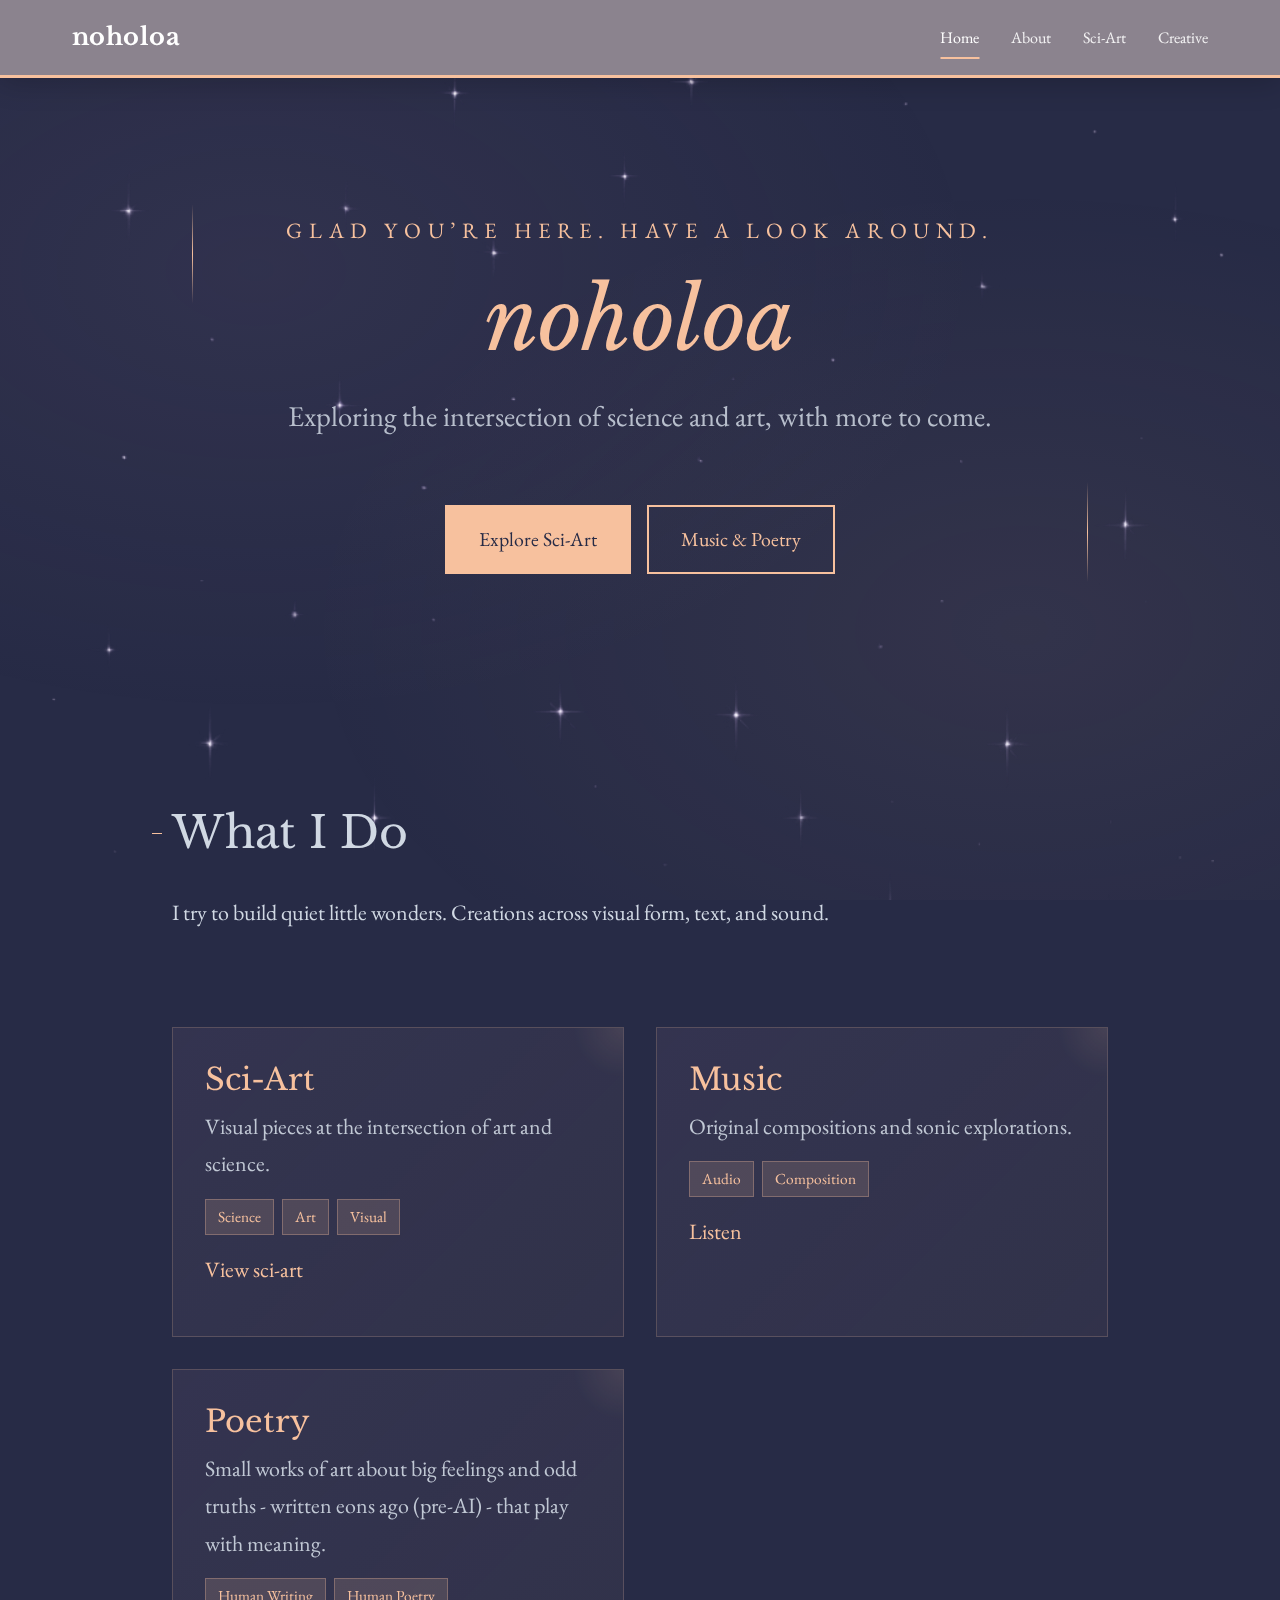
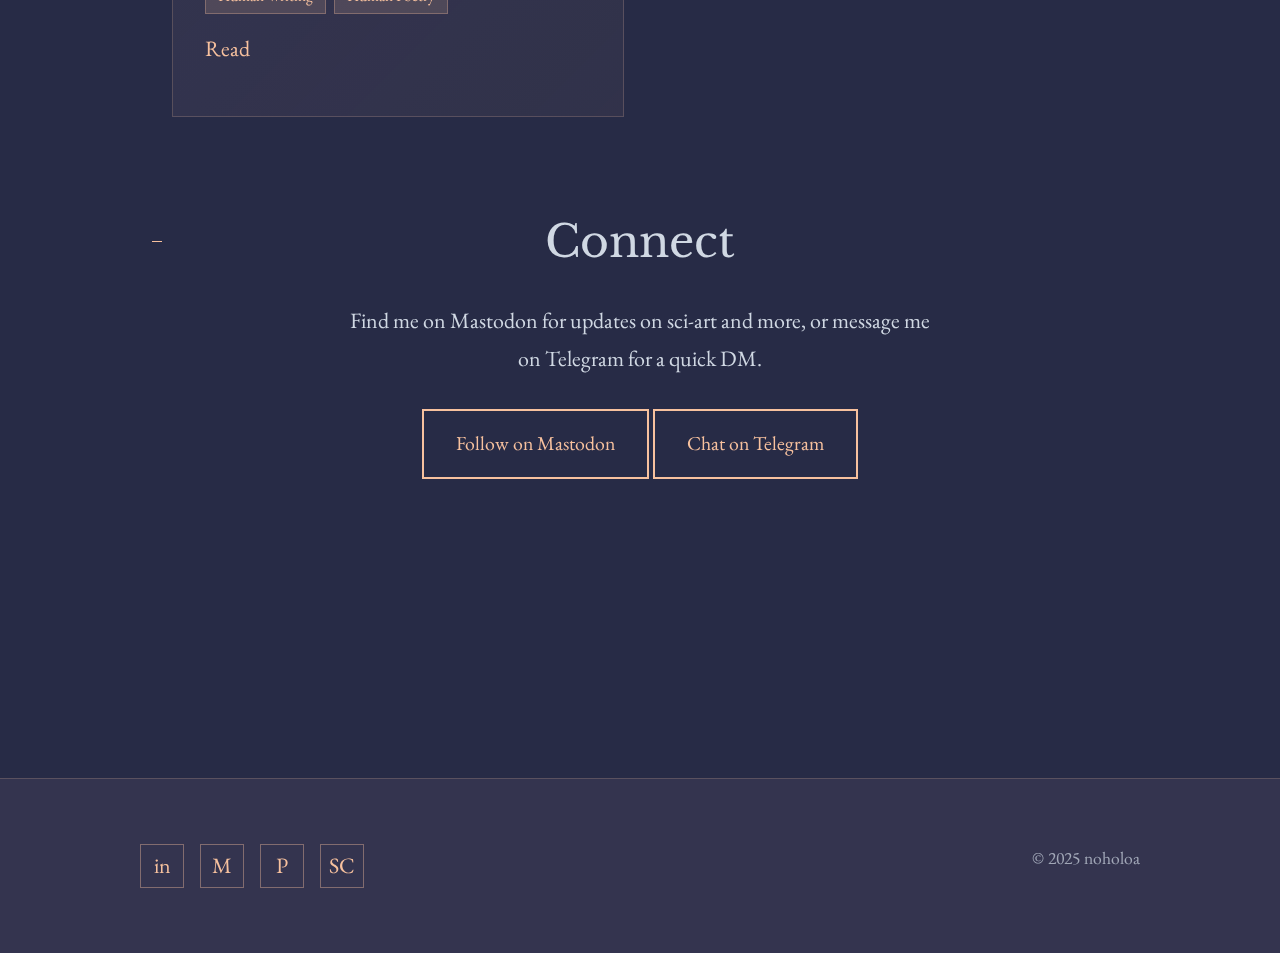
<file: index.html>
<!DOCTYPE html>
<html lang="en">
<head>
  <meta charset="UTF-8">
  <meta name="viewport" content="width=device-width, initial-scale=1.0">
  <meta name="description" content="noholoa Sci-art, music, poetry, and constructed languages.">
  <title>noholoa</title>
  <link rel="stylesheet" href="css/styles.css">
</head>
<body>
  <!-- Header -->
  <header class="site-header">
    <div class="header-container">
      <a href="index.html" class="site-logo">noholoa</a>
      <button class="nav-toggle" aria-label="Toggle navigation">
        <span></span>
        <span></span>
        <span></span>
      </button>
      <nav class="main-nav" role="navigation">
        <a href="index.html" class="nav-link active">Home</a>
        <a href="about.html" class="nav-link">About</a>
        <a href="sci-art.html" class="nav-link">Sci-Art</a>
        <a href="creative.html" class="nav-link">Creative</a>
      </nav>
    </div>
  </header>

  <!-- Hero Section -->
  <main>
    <section class="hero">
      <div class="decorative-line left"></div>
      <div class="decorative-line right"></div>
      
      <div class="hero-content">
        <p class="hero-greeting">Glad you’re here. Have a look around.</p>
        <h1 class="hero-name"><span class="accent">noholoa</span></h1>
        <p class="hero-tagline">Exploring the intersection of science and art, with more to come.</p>
        <div class="hero-cta">
          <a href="sci-art.html" class="btn btn-primary">Explore Sci-Art</a>
          <a href="creative.html" class="btn btn-outline">Music & Poetry</a>
        </div>
      </div>
    </section>

    <!-- Overview Section -->
    <section class="main-content">
      <div class="content-section">
        <h2 class="section-title">What I Do</h2>
        <p>I try to build quiet little wonders. Creations across visual form, text, and sound.</p>
      </div>

      <!-- Pursuits Grid -->
      <div class="content-section">
        <div class="projects-grid">
          
          <article class="project-card animate-in">
            <h3 class="project-title">Sci-Art</h3>
            <p class="project-description">Visual pieces at the intersection of art and science.</p>
            <div class="project-tags">
              <span class="tag">Science</span>
              <span class="tag">Art</span>
              <span class="tag">Visual</span>
            </div>
            <p style="margin-top: var(--space-sm);"><a href="sci-art.html">View sci-art</a></p>
          </article>

          <article class="project-card animate-in">
            <h3 class="project-title">Music</h3>
            <p class="project-description">Original compositions and sonic explorations.</p>
            <div class="project-tags">
              <span class="tag">Audio</span>
              <span class="tag">Composition</span>
            </div>
            <p style="margin-top: var(--space-sm);"><a href="creative.html">Listen</a></p>
          </article>

          <article class="project-card animate-in">
            <h3 class="project-title">Poetry</h3>
            <p class="project-description">Small works of art about big feelings and odd truths - written eons ago (pre-AI) - that play with meaning.</p>
            <div class="project-tags">
              <span class="tag">Human Writing</span>
              <span class="tag">Human Poetry</span>
            </div>
            <p style="margin-top: var(--space-sm);"><a href="creative.html">Read</a></p>
          </article>

        </div>
      </div>

      <!-- Connect -->
      <div class="content-section" style="text-align: center;">
        <h2 class="section-title" style="display: block; text-align: center;">Connect</h2>
        <p style="max-width: 600px; margin: 0 auto var(--space-md);">Find me on Mastodon for updates on sci-art and more, or message me on Telegram for a quick DM.</p>
        <a href="https://mastodon.social/@noholoa" class="btn btn-outline" target="_blank" rel="noopener">Follow on Mastodon</a>
        <a href="https://t.me/noholoa" class="btn btn-outline" target="_blank" rel="noopener">Chat on Telegram</a>
      </div>
    </section>
  </main>

  <!-- Footer -->
  <footer class="site-footer">
    <div class="footer-content">
      <div class="social-links">
        <a href="https://www.linkedin.com/in/alexwindell" class="social-link" aria-label="LinkedIn" target="_blank" rel="noopener">in</a>
        <a href="https://mastodon.social/@noholoa" class="social-link" aria-label="Mastodon" target="_blank" rel="me">M</a>
        <a href="https://www.pinterest.com/noholoa/" class="social-link" aria-label="Pinterest" target="_blank" rel="noopener">P</a>
        <a href="https://soundcloud.com/noholoa" class="social-link" aria-label="SoundCloud" target="_blank" rel="noopener">SC</a>
      </div>
      <p class="copyright">&copy; 2025 noholoa</p>
    </div>
  </footer>

  <script>
    const navToggle = document.querySelector('.nav-toggle');
    const mainNav = document.querySelector('.main-nav');
    navToggle.addEventListener('click', () => {
      mainNav.classList.toggle('active');
    });
  </script>
</body>
</html>
</file>
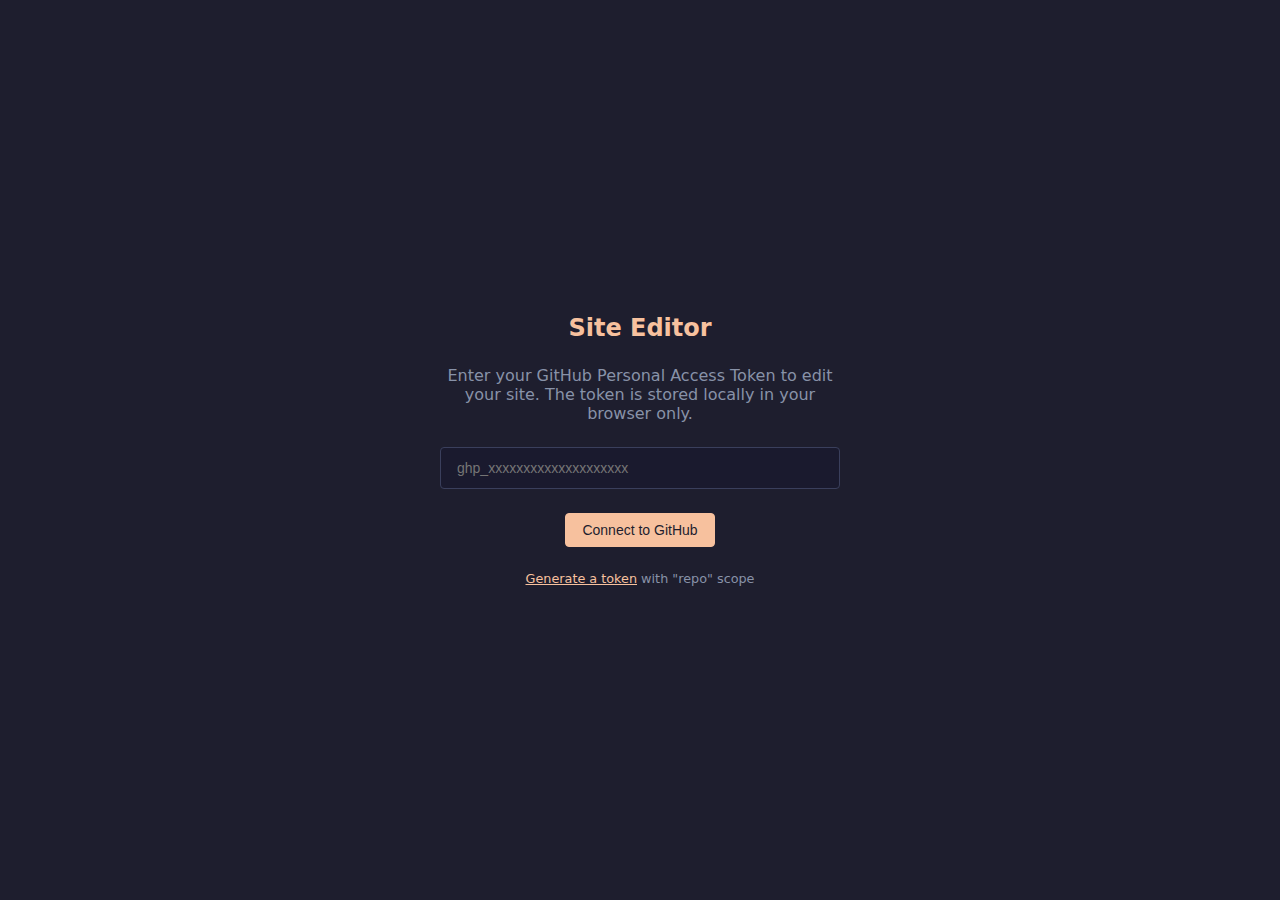
<file: admin/index.html>
<!DOCTYPE html>
<html lang="en">
<head>
  <meta charset="UTF-8">
  <meta name="viewport" content="width=device-width, initial-scale=1.0">
  <title>Site Editor</title>
  <style>
    * {
      box-sizing: border-box;
      margin: 0;
      padding: 0;
    }

    :root {
      --bg-dark: #1e1e2e;
      --bg-panel: #272b46;
      --bg-input: #1a1a2e;
      --text: #d0d8e3;
      --text-muted: #8892a8;
      --accent: #f7c19e;
      --accent-hover: #f5d4ba;
      --border: #3a3f5c;
      --success: #a6e3a1;
      --error: #f38ba8;
    }

    body {
      font-family: 'Segoe UI', system-ui, sans-serif;
      background: var(--bg-dark);
      color: var(--text);
      height: 100vh;
      display: flex;
      flex-direction: column;
    }

    /* Header */
    .header {
      background: var(--bg-panel);
      border-bottom: 1px solid var(--border);
      padding: 0.75rem 1.5rem;
      display: flex;
      align-items: center;
      justify-content: space-between;
      gap: 1rem;
    }

    .header-title {
      font-size: 1.1rem;
      font-weight: 600;
      color: var(--accent);
    }

    .header-actions {
      display: flex;
      gap: 0.75rem;
      align-items: center;
    }

    /* Buttons */
    .btn {
      padding: 0.5rem 1rem;
      border: 1px solid var(--border);
      border-radius: 4px;
      background: var(--bg-input);
      color: var(--text);
      font-size: 0.875rem;
      cursor: pointer;
      transition: all 0.2s;
    }

    .btn:hover {
      border-color: var(--accent);
      color: var(--accent);
    }

    .btn-primary {
      background: var(--accent);
      color: var(--bg-dark);
      border-color: var(--accent);
      font-weight: 500;
    }

    .btn-primary:hover {
      background: var(--accent-hover);
      color: var(--bg-dark);
    }

    .btn:disabled {
      opacity: 0.5;
      cursor: not-allowed;
    }

    /* Select */
    select {
      padding: 0.5rem 0.75rem;
      border: 1px solid var(--border);
      border-radius: 4px;
      background: var(--bg-input);
      color: var(--text);
      font-size: 0.875rem;
      cursor: pointer;
    }

    select:focus {
      outline: none;
      border-color: var(--accent);
    }

    /* Main Layout */
    .main {
      flex: 1;
      display: flex;
      overflow: hidden;
    }

    /* Sidebar */
    .sidebar {
      width: 250px;
      background: var(--bg-panel);
      border-right: 1px solid var(--border);
      display: flex;
      flex-direction: column;
    }

    .sidebar-section {
      padding: 1rem;
      border-bottom: 1px solid var(--border);
    }

    .sidebar-title {
      font-size: 0.75rem;
      text-transform: uppercase;
      letter-spacing: 0.05em;
      color: var(--text-muted);
      margin-bottom: 0.75rem;
    }

    .file-list {
      list-style: none;
    }

    .file-item {
      padding: 0.5rem 0.75rem;
      border-radius: 4px;
      cursor: pointer;
      font-size: 0.875rem;
      transition: background 0.2s;
      display: flex;
      align-items: center;
      gap: 0.5rem;
    }

    .file-item:hover {
      background: var(--bg-input);
    }

    .file-item.active {
      background: var(--bg-input);
      color: var(--accent);
    }

    .file-icon {
      opacity: 0.6;
    }

    /* Editor Area */
    .editor-container {
      flex: 1;
      display: flex;
      flex-direction: column;
      overflow: hidden;
    }

    .editor-panes {
      flex: 1;
      display: flex;
      overflow: hidden;
    }

    .editor-pane {
      flex: 1;
      display: flex;
      flex-direction: column;
      overflow: hidden;
    }

    .editor-pane.hidden {
      display: none;
    }

    .pane-header {
      padding: 0.5rem 1rem;
      background: var(--bg-panel);
      border-bottom: 1px solid var(--border);
      font-size: 0.75rem;
      text-transform: uppercase;
      letter-spacing: 0.05em;
      color: var(--text-muted);
    }

    /* Code Editor */
    .code-editor {
      flex: 1;
      width: 100%;
      padding: 1rem;
      background: var(--bg-input);
      color: var(--text);
      border: none;
      font-family: 'Fira Code', 'Consolas', monospace;
      font-size: 0.875rem;
      line-height: 1.6;
      resize: none;
      tab-size: 2;
    }

    .code-editor:focus {
      outline: none;
    }

    /* Preview */
    .preview-frame {
      flex: 1;
      border: none;
      background: white;
    }

    /* Split View */
    .split-view {
      display: flex;
      flex: 1;
      overflow: hidden;
    }

    .split-view .editor-pane {
      border-right: 1px solid var(--border);
    }

    .split-view .preview-pane {
      flex: 1;
    }

    /* Status Bar */
    .status-bar {
      padding: 0.5rem 1rem;
      background: var(--bg-panel);
      border-top: 1px solid var(--border);
      font-size: 0.75rem;
      color: var(--text-muted);
      display: flex;
      justify-content: space-between;
    }

    .status-message.success {
      color: var(--success);
    }

    .status-message.error {
      color: var(--error);
    }

    /* Login Screen */
    .login-screen {
      flex: 1;
      display: flex;
      flex-direction: column;
      align-items: center;
      justify-content: center;
      gap: 1.5rem;
      padding: 2rem;
    }

    .login-screen h1 {
      font-size: 1.5rem;
      color: var(--accent);
    }

    .login-screen p {
      color: var(--text-muted);
      text-align: center;
      max-width: 400px;
    }

    .token-input {
      width: 100%;
      max-width: 400px;
      padding: 0.75rem 1rem;
      border: 1px solid var(--border);
      border-radius: 4px;
      background: var(--bg-input);
      color: var(--text);
      font-size: 0.875rem;
    }

    .token-input:focus {
      outline: none;
      border-color: var(--accent);
    }

    .login-help {
      font-size: 0.8rem;
      color: var(--text-muted);
    }

    .login-help a {
      color: var(--accent);
    }

    /* Modal */
    .modal-overlay {
      position: fixed;
      inset: 0;
      background: rgba(0, 0, 0, 0.7);
      display: flex;
      align-items: center;
      justify-content: center;
      z-index: 1000;
    }

    .modal-overlay.hidden {
      display: none;
    }

    .modal {
      background: var(--bg-panel);
      border: 1px solid var(--border);
      border-radius: 8px;
      padding: 1.5rem;
      width: 90%;
      max-width: 400px;
    }

    .modal h2 {
      margin-bottom: 1rem;
      font-size: 1.1rem;
    }

    .modal-actions {
      display: flex;
      gap: 0.75rem;
      justify-content: flex-end;
      margin-top: 1rem;
    }

    .commit-input {
      width: 100%;
      padding: 0.75rem;
      border: 1px solid var(--border);
      border-radius: 4px;
      background: var(--bg-input);
      color: var(--text);
      font-size: 0.875rem;
    }

    .commit-input:focus {
      outline: none;
      border-color: var(--accent);
    }

    /* Responsive */
    @media (max-width: 768px) {
      .sidebar {
        display: none;
      }
      
      .split-view {
        flex-direction: column;
      }
    }
  </style>
</head>
<body>

  <!-- Login Screen -->
  <div id="loginScreen" class="login-screen">
    <h1>Site Editor</h1>
    <p>Enter your GitHub Personal Access Token to edit your site. The token is stored locally in your browser only.</p>
    <input type="password" id="tokenInput" class="token-input" placeholder="ghp_xxxxxxxxxxxxxxxxxxxx">
    <button id="loginBtn" class="btn btn-primary">Connect to GitHub</button>
    <p class="login-help">
      <a href="https://github.com/settings/tokens/new?scopes=repo&description=Site%20Editor" target="_blank">Generate a token</a> 
      with "repo" scope
    </p>
  </div>

  <!-- Editor (hidden until logged in) -->
  <div id="editorScreen" style="display: none; flex-direction: column; height: 100vh;">
    
    <!-- Header -->
    <header class="header">
      <div class="header-title">Site Editor</div>
      <div class="header-actions">
        <select id="viewMode">
          <option value="split">Split View</option>
          <option value="code">Code Only</option>
          <option value="preview">Preview Only</option>
        </select>
        <button id="refreshPreviewBtn" class="btn">↻ Refresh</button>
        <button id="saveBtn" class="btn btn-primary" disabled>Save to GitHub</button>
        <button id="logoutBtn" class="btn">Logout</button>
      </div>
    </header>

    <!-- Main -->
    <main class="main">
      
      <!-- Sidebar -->
      <aside class="sidebar">
        <div class="sidebar-section">
          <div class="sidebar-title">Pages</div>
          <ul class="file-list" id="fileList">
            <!-- Files populated by JS -->
          </ul>
        </div>
      </aside>

      <!-- Editor Container -->
      <div class="editor-container">
        <div class="split-view" id="editorView">
          
          <!-- Code Pane -->
          <div class="editor-pane" id="codePane">
            <div class="pane-header">HTML / CSS Editor</div>
            <textarea id="codeEditor" class="code-editor" spellcheck="false"></textarea>
          </div>

          <!-- Preview Pane -->
          <div class="editor-pane preview-pane" id="previewPane">
            <div class="pane-header">Preview</div>
            <iframe id="previewFrame" class="preview-frame"></iframe>
          </div>

        </div>
      </div>

    </main>

    <!-- Status Bar -->
    <footer class="status-bar">
      <span id="statusMessage">Ready</span>
      <span id="currentFile">No file selected</span>
    </footer>

  </div>

  <!-- Commit Modal -->
  <div id="commitModal" class="modal-overlay hidden">
    <div class="modal">
      <h2>Save Changes</h2>
      <input type="text" id="commitMessage" class="commit-input" placeholder="Describe your changes...">
      <div class="modal-actions">
        <button id="cancelCommit" class="btn">Cancel</button>
        <button id="confirmCommit" class="btn btn-primary">Commit & Push</button>
      </div>
    </div>
  </div>

  <script>
    // Configuration
    const REPO_OWNER = 'alex987654';
    const REPO_NAME = 'alex987654.github.io';
    const BRANCH = 'main';

    const FILES = [
      { name: 'Home', path: 'index.html', icon: '🏠' },
      { name: 'About', path: 'about.html', icon: '👤' },
      { name: 'Sci-Art', path: 'sci-art.html', icon: '🔬' },
      { name: 'Creative', path: 'creative.html', icon: '🎵' },
      { name: 'Conlang', path: 'conlang.html', icon: '🗣️' },
      { name: 'Research', path: 'research.html', icon: '📄' },
      { name: 'Styles', path: 'css/styles.css', icon: '🎨' },
    ];

    // State
    let token = localStorage.getItem('gh_token');
    let currentFile = null;
    let originalContent = '';
    let fileShas = {};

    // Elements
    const loginScreen = document.getElementById('loginScreen');
    const editorScreen = document.getElementById('editorScreen');
    const tokenInput = document.getElementById('tokenInput');
    const loginBtn = document.getElementById('loginBtn');
    const logoutBtn = document.getElementById('logoutBtn');
    const fileList = document.getElementById('fileList');
    const codeEditor = document.getElementById('codeEditor');
    const previewFrame = document.getElementById('previewFrame');
    const saveBtn = document.getElementById('saveBtn');
    const refreshPreviewBtn = document.getElementById('refreshPreviewBtn');
    const viewMode = document.getElementById('viewMode');
    const statusMessage = document.getElementById('statusMessage');
    const currentFileDisplay = document.getElementById('currentFile');
    const commitModal = document.getElementById('commitModal');
    const commitMessage = document.getElementById('commitMessage');
    const cancelCommit = document.getElementById('cancelCommit');
    const confirmCommit = document.getElementById('confirmCommit');
    const codePane = document.getElementById('codePane');
    const previewPane = document.getElementById('previewPane');

    // Initialize
    if (token) {
      showEditor();
    }

    // Event Listeners
    loginBtn.addEventListener('click', login);
    tokenInput.addEventListener('keypress', (e) => {
      if (e.key === 'Enter') login();
    });
    logoutBtn.addEventListener('click', logout);
    saveBtn.addEventListener('click', () => commitModal.classList.remove('hidden'));
    cancelCommit.addEventListener('click', () => commitModal.classList.add('hidden'));
    confirmCommit.addEventListener('click', saveFile);
    refreshPreviewBtn.addEventListener('click', updatePreview);
    viewMode.addEventListener('change', updateViewMode);
    codeEditor.addEventListener('input', () => {
      updatePreview();
      checkForChanges();
    });

    // Functions
    function login() {
      const inputToken = tokenInput.value.trim();
      if (!inputToken) {
        setStatus('Please enter a token', 'error');
        return;
      }
      token = inputToken;
      localStorage.setItem('gh_token', token);
      showEditor();
    }

    function logout() {
      token = null;
      localStorage.removeItem('gh_token');
      loginScreen.style.display = 'flex';
      editorScreen.style.display = 'none';
    }

    function showEditor() {
      loginScreen.style.display = 'none';
      editorScreen.style.display = 'flex';
      renderFileList();
      loadFile(FILES[0].path);
    }

    function renderFileList() {
      fileList.innerHTML = FILES.map(file => `
        <li class="file-item" data-path="${file.path}">
          <span class="file-icon">${file.icon}</span>
          ${file.name}
        </li>
      `).join('');

      fileList.querySelectorAll('.file-item').forEach(item => {
        item.addEventListener('click', () => {
          if (hasUnsavedChanges()) {
            if (!confirm('You have unsaved changes. Discard them?')) return;
          }
          loadFile(item.dataset.path);
        });
      });
    }

    async function loadFile(path) {
      setStatus('Loading...', '');
      try {
        const response = await fetch(
          `https://api.github.com/repos/${REPO_OWNER}/${REPO_NAME}/contents/${path}?ref=${BRANCH}`,
          { headers: { Authorization: `token ${token}` } }
        );

        if (!response.ok) throw new Error('Failed to load file');

        const data = await response.json();
        const content = atob(data.content);
        
        fileShas[path] = data.sha;
        currentFile = path;
        originalContent = content;
        codeEditor.value = content;
        
        updateActiveFile();
        updatePreview();
        setStatus('File loaded', 'success');
        currentFileDisplay.textContent = path;
        checkForChanges();
      } catch (error) {
        setStatus('Error: ' + error.message, 'error');
      }
    }

    async function saveFile() {
      const message = commitMessage.value.trim() || `Update ${currentFile}`;
      setStatus('Saving...', '');

      try {
        const content = btoa(unescape(encodeURIComponent(codeEditor.value)));
        
        const response = await fetch(
          `https://api.github.com/repos/${REPO_OWNER}/${REPO_NAME}/contents/${currentFile}`,
          {
            method: 'PUT',
            headers: {
              Authorization: `token ${token}`,
              'Content-Type': 'application/json',
            },
            body: JSON.stringify({
              message: message,
              content: content,
              sha: fileShas[currentFile],
              branch: BRANCH,
            }),
          }
        );

        if (!response.ok) throw new Error('Failed to save');

        const data = await response.json();
        fileShas[currentFile] = data.content.sha;
        originalContent = codeEditor.value;
        
        commitModal.classList.add('hidden');
        commitMessage.value = '';
        setStatus('Saved successfully!', 'success');
        checkForChanges();
      } catch (error) {
        setStatus('Error: ' + error.message, 'error');
      }
    }

    function updatePreview() {
      const content = codeEditor.value;
      
      if (currentFile && currentFile.endsWith('.css')) {
        // For CSS, show it applied to a sample HTML
        previewFrame.srcdoc = `
          <!DOCTYPE html>
          <html>
          <head><style>${content}</style></head>
          <body class="main-content">
            <h1>CSS Preview</h1>
            <p>This is a preview of your styles.</p>
            <a href="#" class="btn btn-primary">Button</a>
          </body>
          </html>
        `;
      } else {
        previewFrame.srcdoc = content;
      }
    }

    function updateActiveFile() {
      fileList.querySelectorAll('.file-item').forEach(item => {
        item.classList.toggle('active', item.dataset.path === currentFile);
      });
    }

    function updateViewMode() {
      const mode = viewMode.value;
      codePane.classList.toggle('hidden', mode === 'preview');
      previewPane.classList.toggle('hidden', mode === 'code');
    }

    function hasUnsavedChanges() {
      return codeEditor.value !== originalContent;
    }

    function checkForChanges() {
      const hasChanges = hasUnsavedChanges();
      saveBtn.disabled = !hasChanges;
      saveBtn.textContent = hasChanges ? 'Save to GitHub *' : 'Save to GitHub';
    }

    function setStatus(message, type) {
      statusMessage.textContent = message;
      statusMessage.className = 'status-message ' + (type || '');
    }

    // Keyboard shortcuts
    document.addEventListener('keydown', (e) => {
      if ((e.ctrlKey || e.metaKey) && e.key === 's') {
        e.preventDefault();
        if (!saveBtn.disabled) {
          commitModal.classList.remove('hidden');
        }
      }
    });

    // Warn before leaving with unsaved changes
    window.addEventListener('beforeunload', (e) => {
      if (hasUnsavedChanges()) {
        e.preventDefault();
        e.returnValue = '';
      }
    });
  </script>
</body>
</html>
</file>
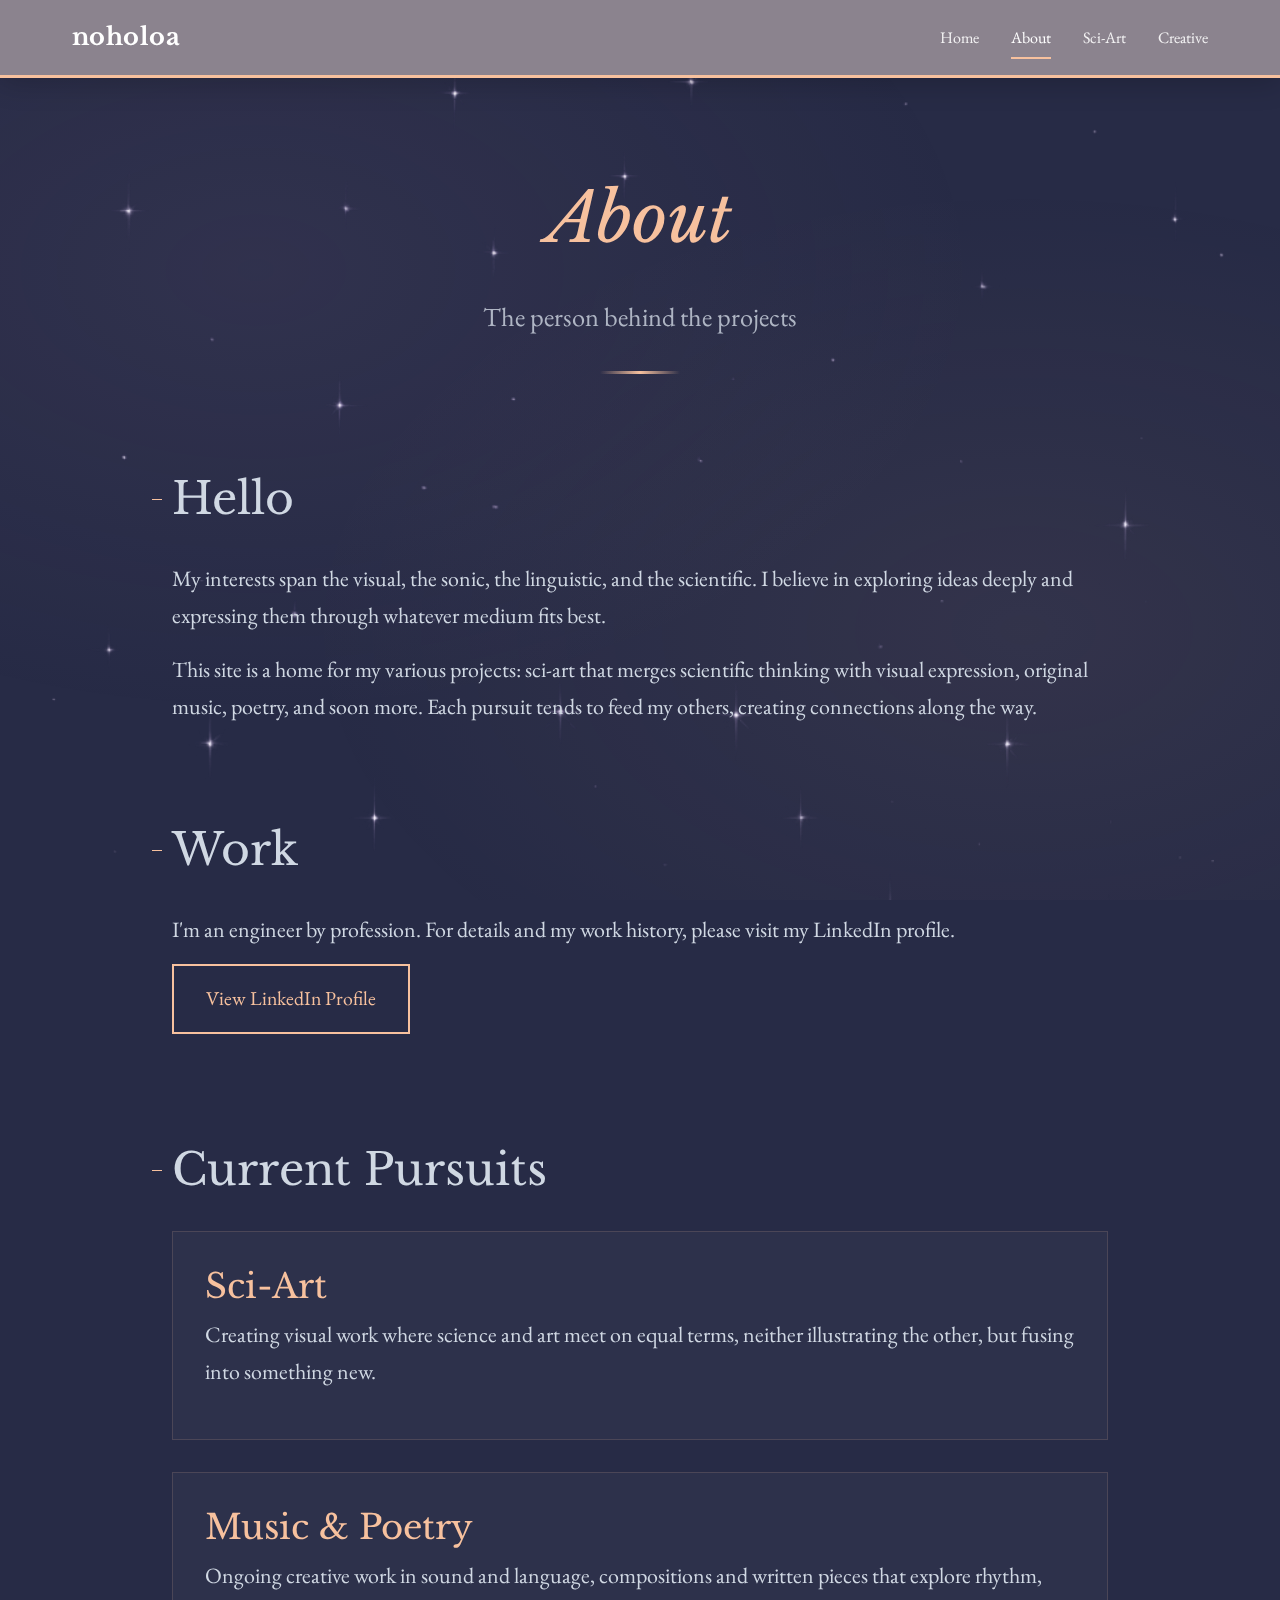
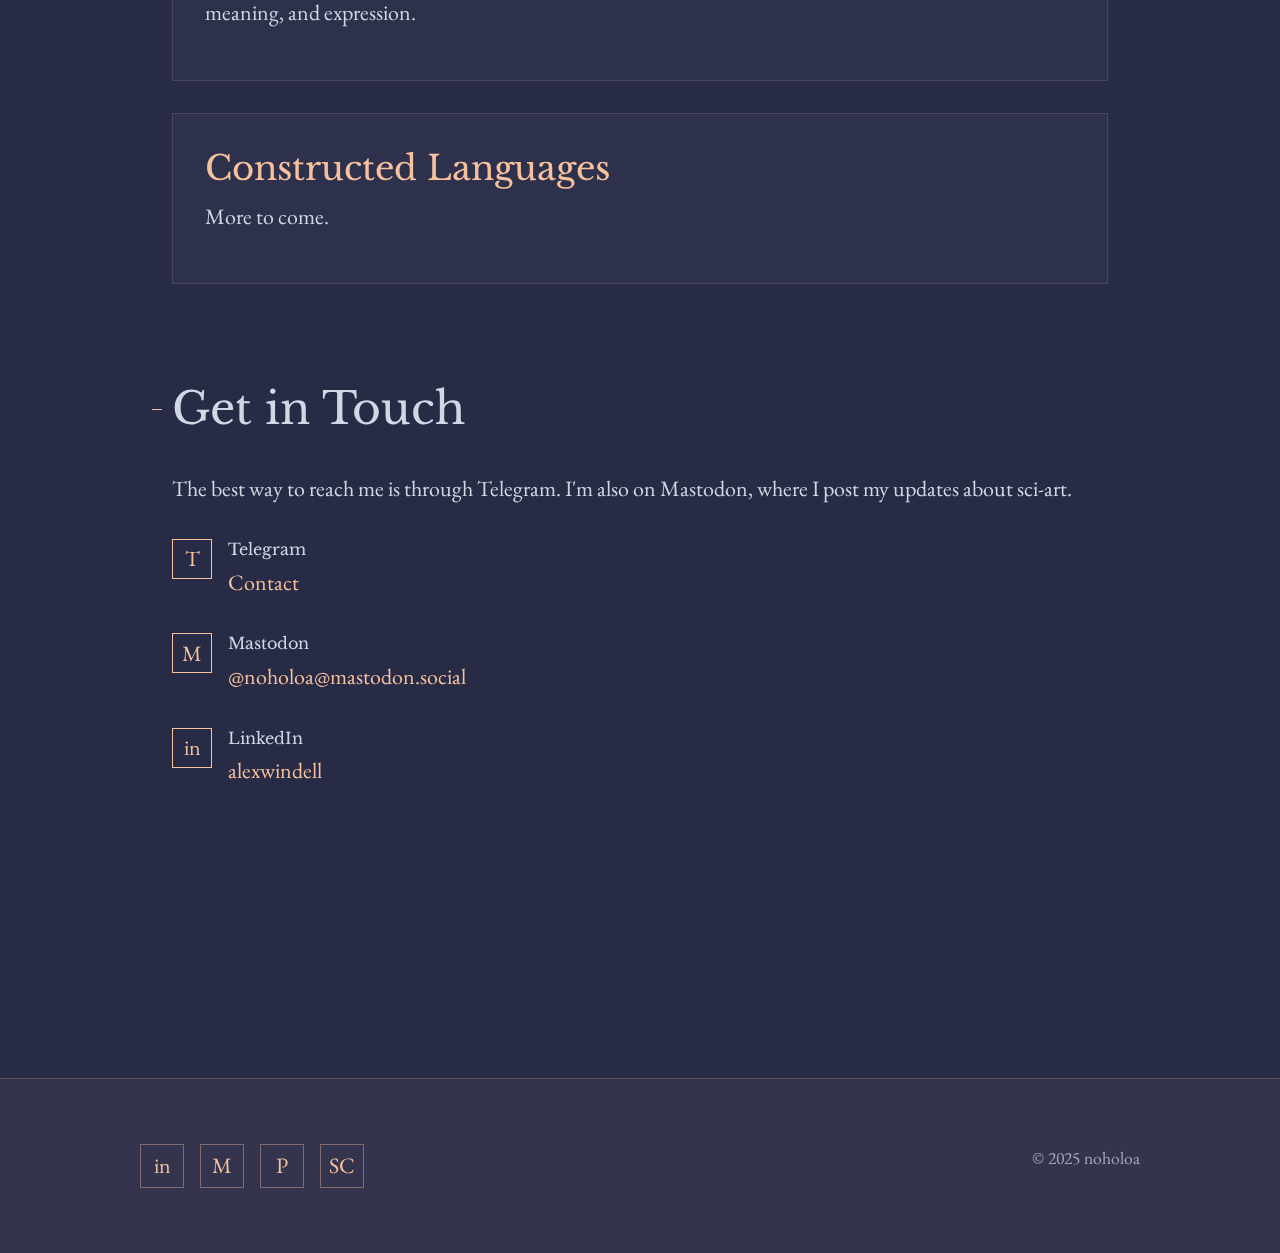
<file: about.html>
<!DOCTYPE html>
<html lang="en">
<head>
  <meta charset="UTF-8">
  <meta name="viewport" content="width=device-width, initial-scale=1.0">
  <meta name="description" content="About noholoa's background, work, and how to get in touch.">
  <title>About | noholoa</title>
  <link rel="stylesheet" href="css/styles.css">
</head>
<body>
  <!-- Header -->
  <header class="site-header">
    <div class="header-container">
      <a href="index.html" class="site-logo">noholoa</a>
      <button class="nav-toggle" aria-label="Toggle navigation">
        <span></span>
        <span></span>
        <span></span>
      </button>
      <nav class="main-nav" role="navigation">
        <a href="index.html" class="nav-link">Home</a>
        <a href="about.html" class="nav-link active">About</a>
        <a href="sci-art.html" class="nav-link">Sci-Art</a>
        <a href="creative.html" class="nav-link">Creative</a>
      </nav>
    </div>
  </header>

  <!-- Main Content -->
  <main class="main-content">
    <header class="page-header">
      <h1 class="page-title">About</h1>
      <p class="page-subtitle">The person behind the projects</p>
    </header>

    <!-- Introduction -->
    <section class="content-section">
      <h2 class="section-title">Hello</h2>
      <p>My interests span the visual, the sonic, the linguistic, and the scientific. I believe in exploring ideas deeply and expressing them through whatever medium fits best.</p>
      <p>This site is a home for my various projects: sci-art that merges scientific thinking with visual expression, original music, poetry, and soon more. Each pursuit tends to feed my others, creating connections along the way.</p>
    </section>

    <!-- Work -->
    <section class="content-section">
      <h2 class="section-title">Work</h2>
      <p>I'm an engineer by profession. For details and my work history, please visit my LinkedIn profile.</p>
      <p style="margin-top: var(--space-sm);">
        <a href="https://www.linkedin.com/in/alexwindell" class="btn btn-outline" target="_blank" rel="noopener">View LinkedIn Profile</a>
      </p>
    </section>

    <!-- Interests -->
    <section class="content-section">
      <h2 class="section-title">Current Pursuits</h2>
      
      <div class="card animate-in">
        <h3 class="card-title">Sci-Art</h3>
        <p>Creating visual work where science and art meet on equal terms, neither illustrating the other, but fusing into something new.</p>
      </div>

      <div class="card animate-in">
        <h3 class="card-title">Music & Poetry</h3>
        <p>Ongoing creative work in sound and language, compositions and written pieces that explore rhythm, meaning, and expression.</p>
      </div>

      <div class="card animate-in">
        <h3 class="card-title">Constructed Languages</h3>
        <p>More to come.</p>
      </div>
    </section>

    <!-- Contact -->
    <section class="content-section">
      <h2 class="section-title">Get in Touch</h2>
      <p>The best way to reach me is through Telegram. I'm also on Mastodon, where I post my updates about sci-art.</p>
      
      <div style="margin-top: var(--space-md);">

        <div class="contact-item animate-in">
          <div class="contact-icon">T</div>
          <div>
            <h3 style="font-size: 1rem; margin-bottom: 0.25rem;">Telegram</h3>
            <a href="https://t.me/noholoa" target="_blank" rel="me">Contact</a>
          </div>
        </div>

        <div class="contact-item animate-in">
          <div class="contact-icon">M</div>
          <div>
            <h3 style="font-size: 1rem; margin-bottom: 0.25rem;">Mastodon</h3>
            <a href="https://mastodon.social/@noholoa" target="_blank" rel="me">@noholoa@mastodon.social</a>
          </div>
        </div>

        <div class="contact-item animate-in">
          <div class="contact-icon">in</div>
          <div>
            <h3 style="font-size: 1rem; margin-bottom: 0.25rem;">LinkedIn</h3>
            <a href="https://www.linkedin.com/in/alexwindell" target="_blank" rel="noopener">alexwindell</a>
          </div>
        </div>
      </div>
    </section>
  </main>

  <!-- Footer -->
  <footer class="site-footer">
    <div class="footer-content">
      <div class="social-links">
        <a href="https://www.linkedin.com/in/alexwindell" class="social-link" aria-label="LinkedIn" target="_blank" rel="noopener">in</a>
        <a href="https://mastodon.social/@noholoa" class="social-link" aria-label="Mastodon" target="_blank" rel="me">M</a>
        <a href="https://www.pinterest.com/noholoa/" class="social-link" aria-label="Pinterest" target="_blank" rel="noopener">P</a>
        <a href="https://soundcloud.com/noholoa" class="social-link" aria-label="SoundCloud" target="_blank" rel="noopener">SC</a>
      </div>
      <p class="copyright">&copy; 2025 noholoa</p>
    </div>
  </footer>

  <script>
    const navToggle = document.querySelector('.nav-toggle');
    const mainNav = document.querySelector('.main-nav');
    navToggle.addEventListener('click', () => {
      mainNav.classList.toggle('active');
    });
  </script>
</body>
</html>
</file>
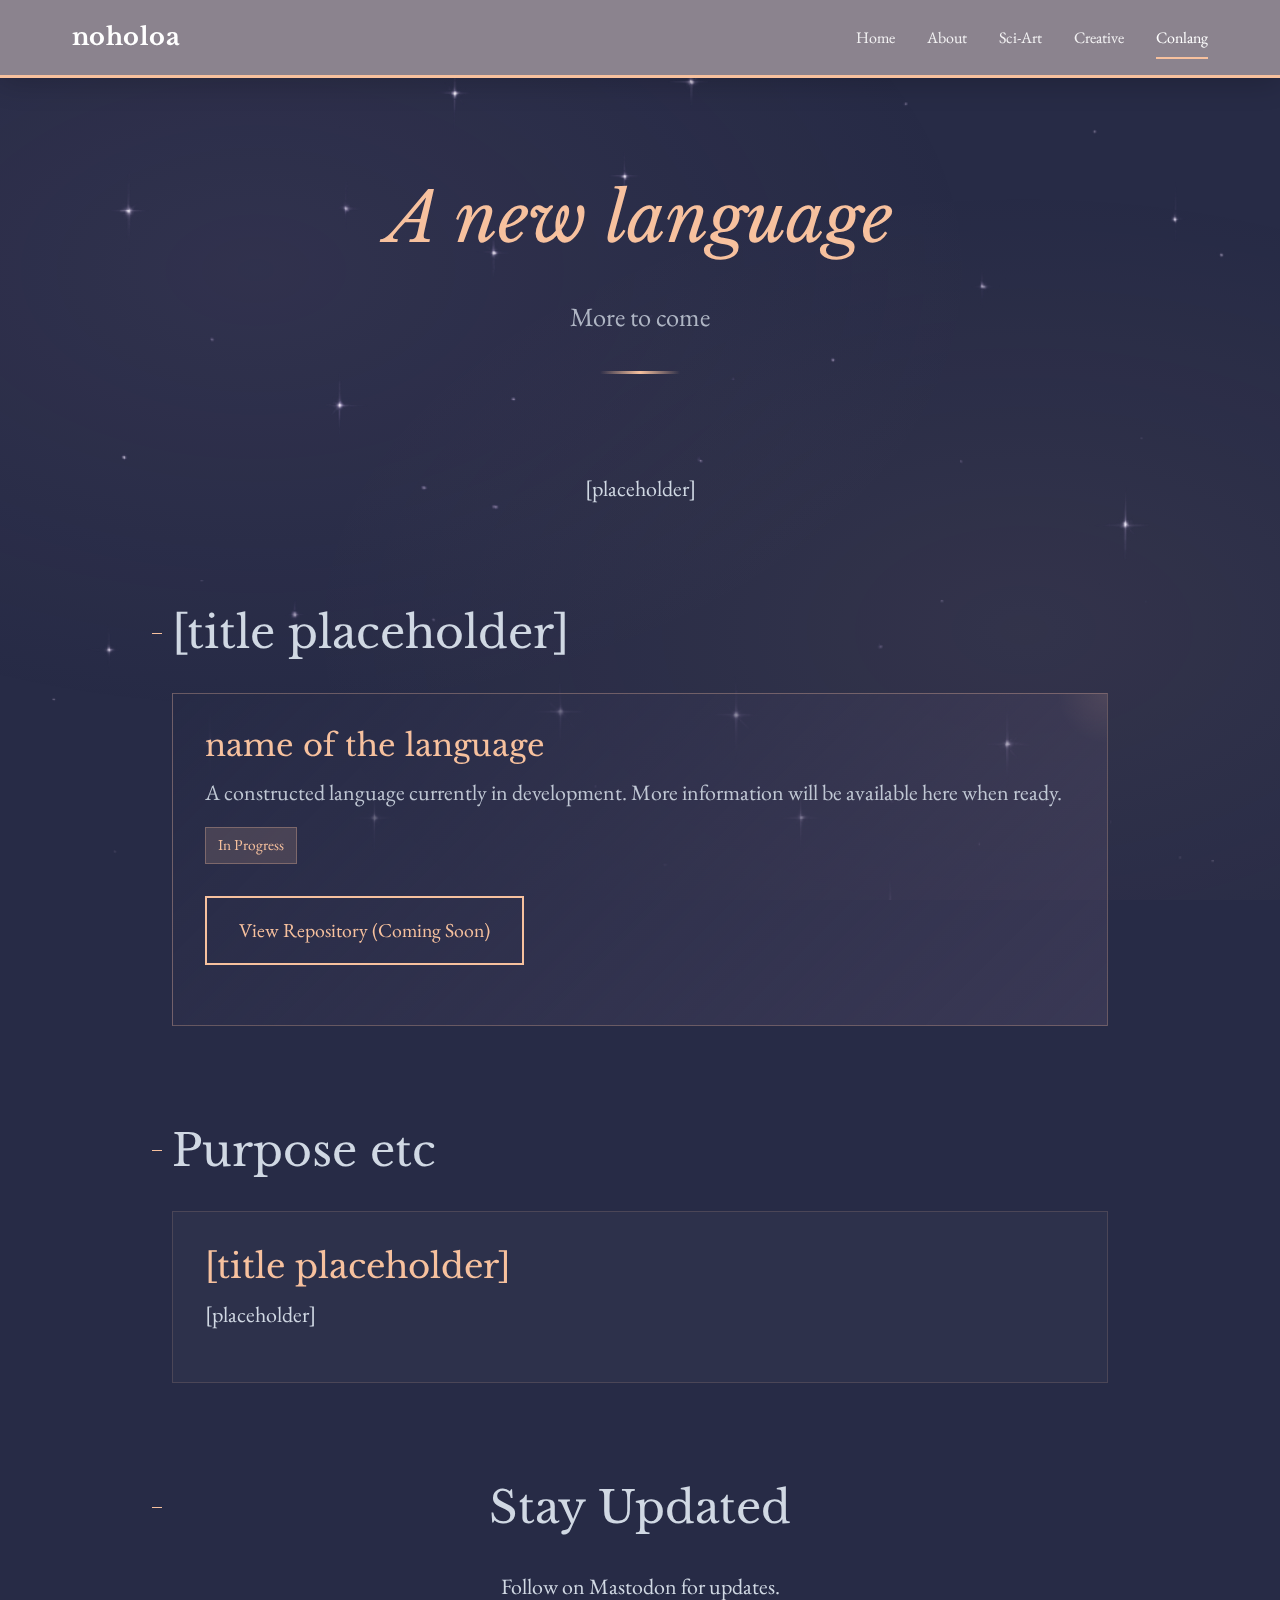
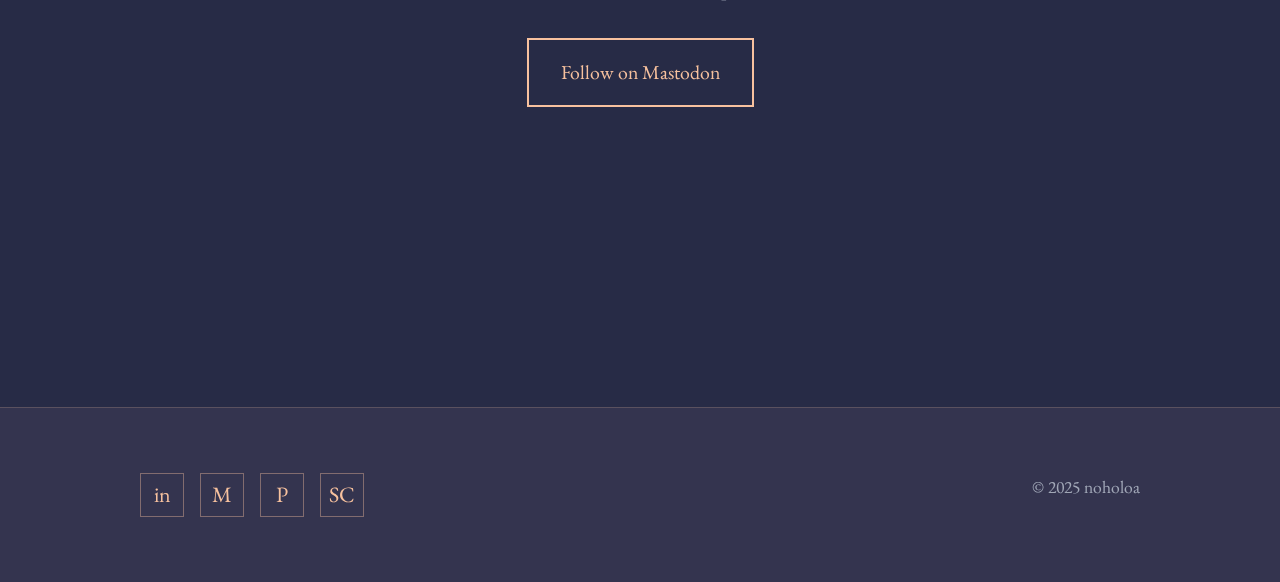
<file: conlang.html>
<!DOCTYPE html>
<html lang="en">
<head>
  <meta charset="UTF-8">
  <meta name="viewport" content="width=device-width, initial-scale=1.0">
  <meta name="description" content="A new language">
  <title>A new language | noholoa</title>
  <link rel="stylesheet" href="css/styles.css">
</head>
<body>
  <!-- Header Note: This page is not linked in navigation yet -->
  <header class="site-header">
    <div class="header-container">
      <a href="index.html" class="site-logo">noholoa</a>
      <button class="nav-toggle" aria-label="Toggle navigation">
        <span></span>
        <span></span>
        <span></span>
      </button>
      <nav class="main-nav" role="navigation">
        <a href="index.html" class="nav-link">Home</a>
        <a href="about.html" class="nav-link">About</a>
        <a href="sci-art.html" class="nav-link">Sci-Art</a>
        <a href="creative.html" class="nav-link">Creative</a>
        <a href="conlang.html" class="nav-link active">Conlang</a>
      </nav>
    </div>
  </header>

  <!-- Main Content -->
  <main class="main-content">
    <header class="page-header">
      <h1 class="page-title">A new language</h1>
      <p class="page-subtitle">More to come</p>
    </header>

    <!-- Introduction -->
    <section class="content-section">
      <p style="text-align: center; max-width: 700px; margin: 0 auto;">[placeholder]</p>
    </section>

    <!-- Main Project -->
    <section class="content-section">
      <h2 class="section-title">[title placeholder]</h2>
      
      <div class="project-card animate-in" style="background: linear-gradient(135deg, rgba(39, 43, 70, 0.9) 0%, rgba(166, 134, 170, 0.15) 100%); border: 1px solid rgba(247, 193, 158, 0.3);">
        <h3 class="project-title">name of the language</h3>
        <p class="project-description">A constructed language currently in development. More  information will be available here when ready.</p>
        <div class="project-tags">
          <span class="tag">In Progress</span>
        </div>
        <p style="margin-top: var(--space-md);">
          <!-- Update this link when the repo is ready -->
          <a href="https://github.com/alex987654" class="btn btn-outline" target="_blank" rel="noopener">View Repository (Coming Soon)</a>
        </p>
      </div>
    </section>

    <!-- What is Conlanging -->
    <section class="content-section">
      <h2 class="section-title">Purpose etc</h2>
      
      <div class="card animate-in">
        <h3 class="card-title">[title placeholder]</h3>
        <p>[placeholder]</p>
      </div>


    </section>

    <!-- Updates -->
    <section class="content-section" style="text-align: center;">
      <h2 class="section-title" style="display: block; text-align: center;">Stay Updated</h2>
      <p style="max-width: 600px; margin: 0 auto var(--space-md);">Follow on Mastodon for updates.</p>
      <a href="https://mastodon.social/@noholoa" class="btn btn-outline" target="_blank" rel="me">Follow on Mastodon</a>
    </section>
  </main>

  <!-- Footer -->
  <footer class="site-footer">
    <div class="footer-content">
      <div class="social-links">
        <a href="https://www.linkedin.com/in/alexwindell" class="social-link" aria-label="LinkedIn" target="_blank" rel="noopener">in</a>
        <a href="https://mastodon.social/@noholoa" class="social-link" aria-label="Mastodon" target="_blank" rel="me">M</a>
        <a href="https://www.pinterest.com/noholoa/" class="social-link" aria-label="Pinterest" target="_blank" rel="noopener">P</a>
        <a href="https://soundcloud.com/noholoa" class="social-link" aria-label="SoundCloud" target="_blank" rel="noopener">SC</a>
      </div>
      <p class="copyright">&copy; 2025 noholoa</p>
    </div>
  </footer>

  <script>
    const navToggle = document.querySelector('.nav-toggle');
    const mainNav = document.querySelector('.main-nav');
    navToggle.addEventListener('click', () => {
      mainNav.classList.toggle('active');
    });
  </script>
</body>
</html>
</file>
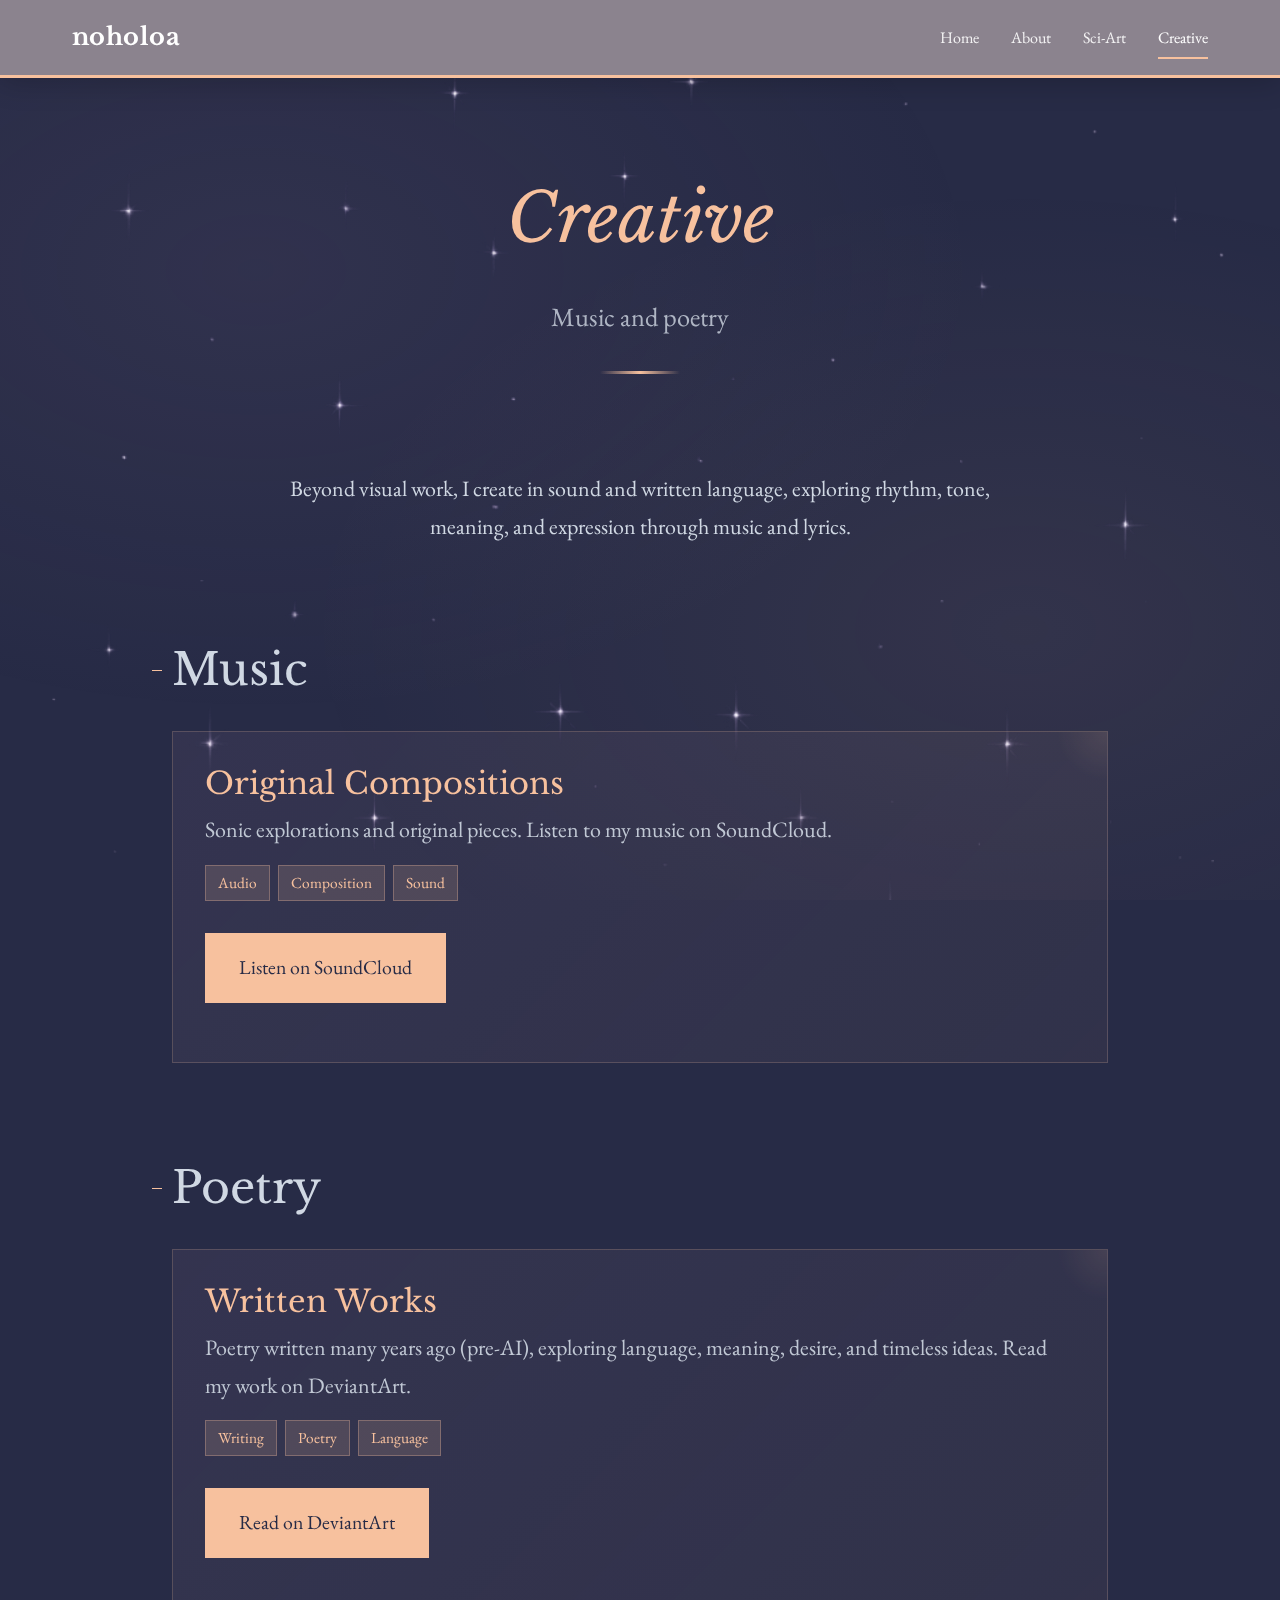
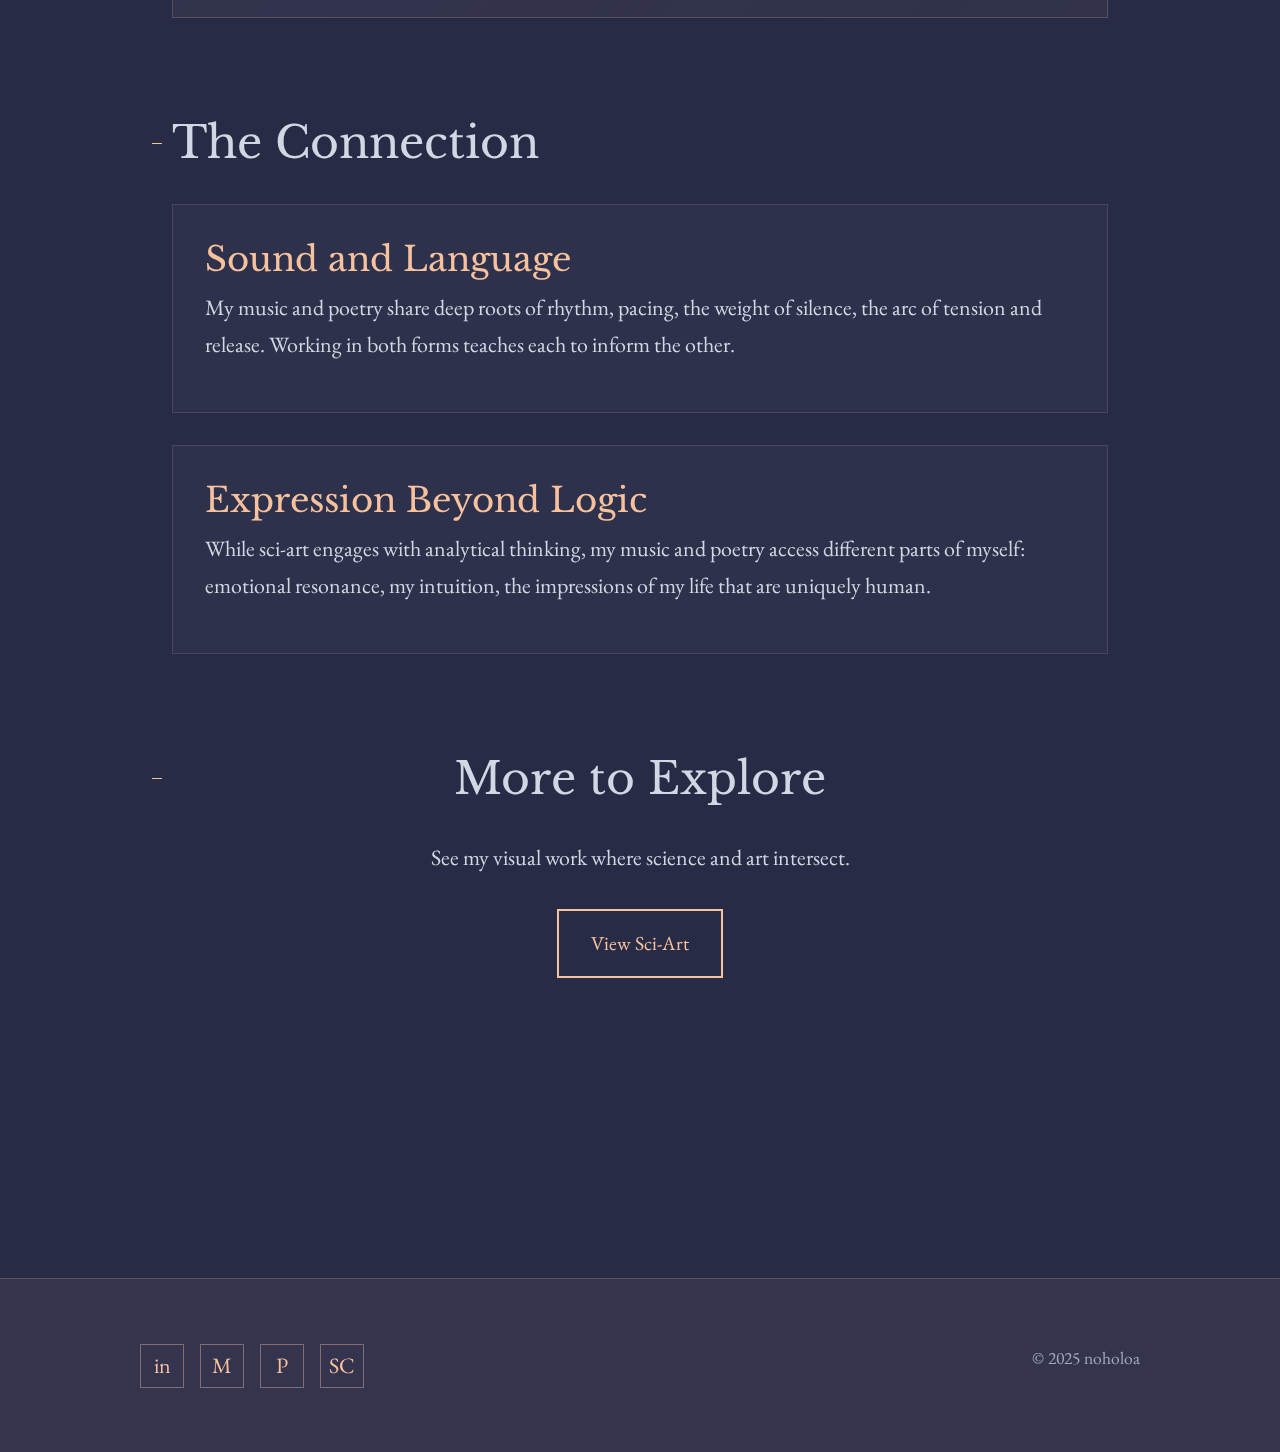
<file: creative.html>
<!DOCTYPE html>
<html lang="en">
<head>
  <meta charset="UTF-8">
  <meta name="viewport" content="width=device-width, initial-scale=1.0">
  <meta name="description" content="Music and poetry by noholoa: creative work in sound and language.">
  <title>Creative | noholoa</title>
  <link rel="stylesheet" href="css/styles.css">
</head>
<body>
  <!-- Header -->
  <header class="site-header">
    <div class="header-container">
      <a href="index.html" class="site-logo">noholoa</a>
      <button class="nav-toggle" aria-label="Toggle navigation">
        <span></span>
        <span></span>
        <span></span>
      </button>
      <nav class="main-nav" role="navigation">
        <a href="index.html" class="nav-link">Home</a>
        <a href="about.html" class="nav-link">About</a>
        <a href="sci-art.html" class="nav-link">Sci-Art</a>
        <a href="creative.html" class="nav-link active">Creative</a>
      </nav>
    </div>
  </header>

  <!-- Main Content -->
  <main class="main-content">
    <header class="page-header">
      <h1 class="page-title">Creative</h1>
      <p class="page-subtitle">Music and poetry</p>
    </header>

    <!-- Introduction -->
    <section class="content-section">
      <p style="text-align: center; max-width: 700px; margin: 0 auto;">Beyond visual work, I create in sound and written language, exploring rhythm, tone, meaning, and expression through music and lyrics.</p>
    </section>

    <!-- Music Section -->
    <section class="content-section">
      <h2 class="section-title">Music</h2>
      
      <div class="project-card animate-in">
        <h3 class="project-title">Original Compositions</h3>
        <p class="project-description">Sonic explorations and original pieces. Listen to my music on SoundCloud.</p>
        <div class="project-tags">
          <span class="tag">Audio</span>
          <span class="tag">Composition</span>
          <span class="tag">Sound</span>
        </div>
        <p style="margin-top: var(--space-md);">
          <a href="https://soundcloud.com/noholoa" class="btn btn-primary" target="_blank" rel="noopener">Listen on SoundCloud</a>
        </p>
      </div>
    </section>

    <!-- Poetry Section -->
    <section class="content-section">
      <h2 class="section-title">Poetry</h2>
      
      <div class="project-card animate-in">
        <h3 class="project-title">Written Works</h3>
        <p class="project-description">Poetry written many years ago (pre-AI), exploring language, meaning, desire, and timeless ideas. Read my work on DeviantArt.</p>
        <div class="project-tags">
          <span class="tag">Writing</span>
          <span class="tag">Poetry</span>
          <span class="tag">Language</span>
        </div>
        <p style="margin-top: var(--space-md);">
          <a href="https://www.deviantart.com/noholoa" class="btn btn-primary" target="_blank" rel="noopener">Read on DeviantArt</a>
        </p>
      </div>
    </section>

    <!-- Connection Between Forms -->
    <section class="content-section">
      <h2 class="section-title">The Connection</h2>
      
      <div class="card animate-in">
        <h3 class="card-title">Sound and Language</h3>
        <p>My music and poetry share deep roots of rhythm, pacing, the weight of silence, the arc of tension and release. Working in both forms teaches each to inform the other.</p>
      </div>

      <div class="card animate-in">
        <h3 class="card-title">Expression Beyond Logic</h3>
        <p>While sci-art engages with analytical thinking, my music and poetry access different parts of myself: emotional resonance, my intuition, the impressions of my life that are uniquely human.</p>
      </div>
    </section>

    <!-- Other Creative Work -->
    <section class="content-section" style="text-align: center;">
      <h2 class="section-title" style="display: block; text-align: center;">More to Explore</h2>
      <p style="max-width: 600px; margin: 0 auto var(--space-md);">See my visual work where science and art intersect.</p>
      <a href="sci-art.html" class="btn btn-outline">View Sci-Art</a>
    </section>
  </main>

  <!-- Footer -->
  <footer class="site-footer">
    <div class="footer-content">
      <div class="social-links">
        <a href="https://www.linkedin.com/in/alexwindell" class="social-link" aria-label="LinkedIn" target="_blank" rel="noopener">in</a>
        <a href="https://mastodon.social/@noholoa" class="social-link" aria-label="Mastodon" target="_blank" rel="me">M</a>
        <a href="https://www.pinterest.com/noholoa/" class="social-link" aria-label="Pinterest" target="_blank" rel="noopener">P</a>
        <a href="https://soundcloud.com/noholoa" class="social-link" aria-label="SoundCloud" target="_blank" rel="noopener">SC</a>
      </div>
      <p class="copyright">&copy; 2025 noholoa</p>
    </div>
  </footer>

  <script>
    const navToggle = document.querySelector('.nav-toggle');
    const mainNav = document.querySelector('.main-nav');
    navToggle.addEventListener('click', () => {
      mainNav.classList.toggle('active');
    });
  </script>
</body>
</html>
</file>
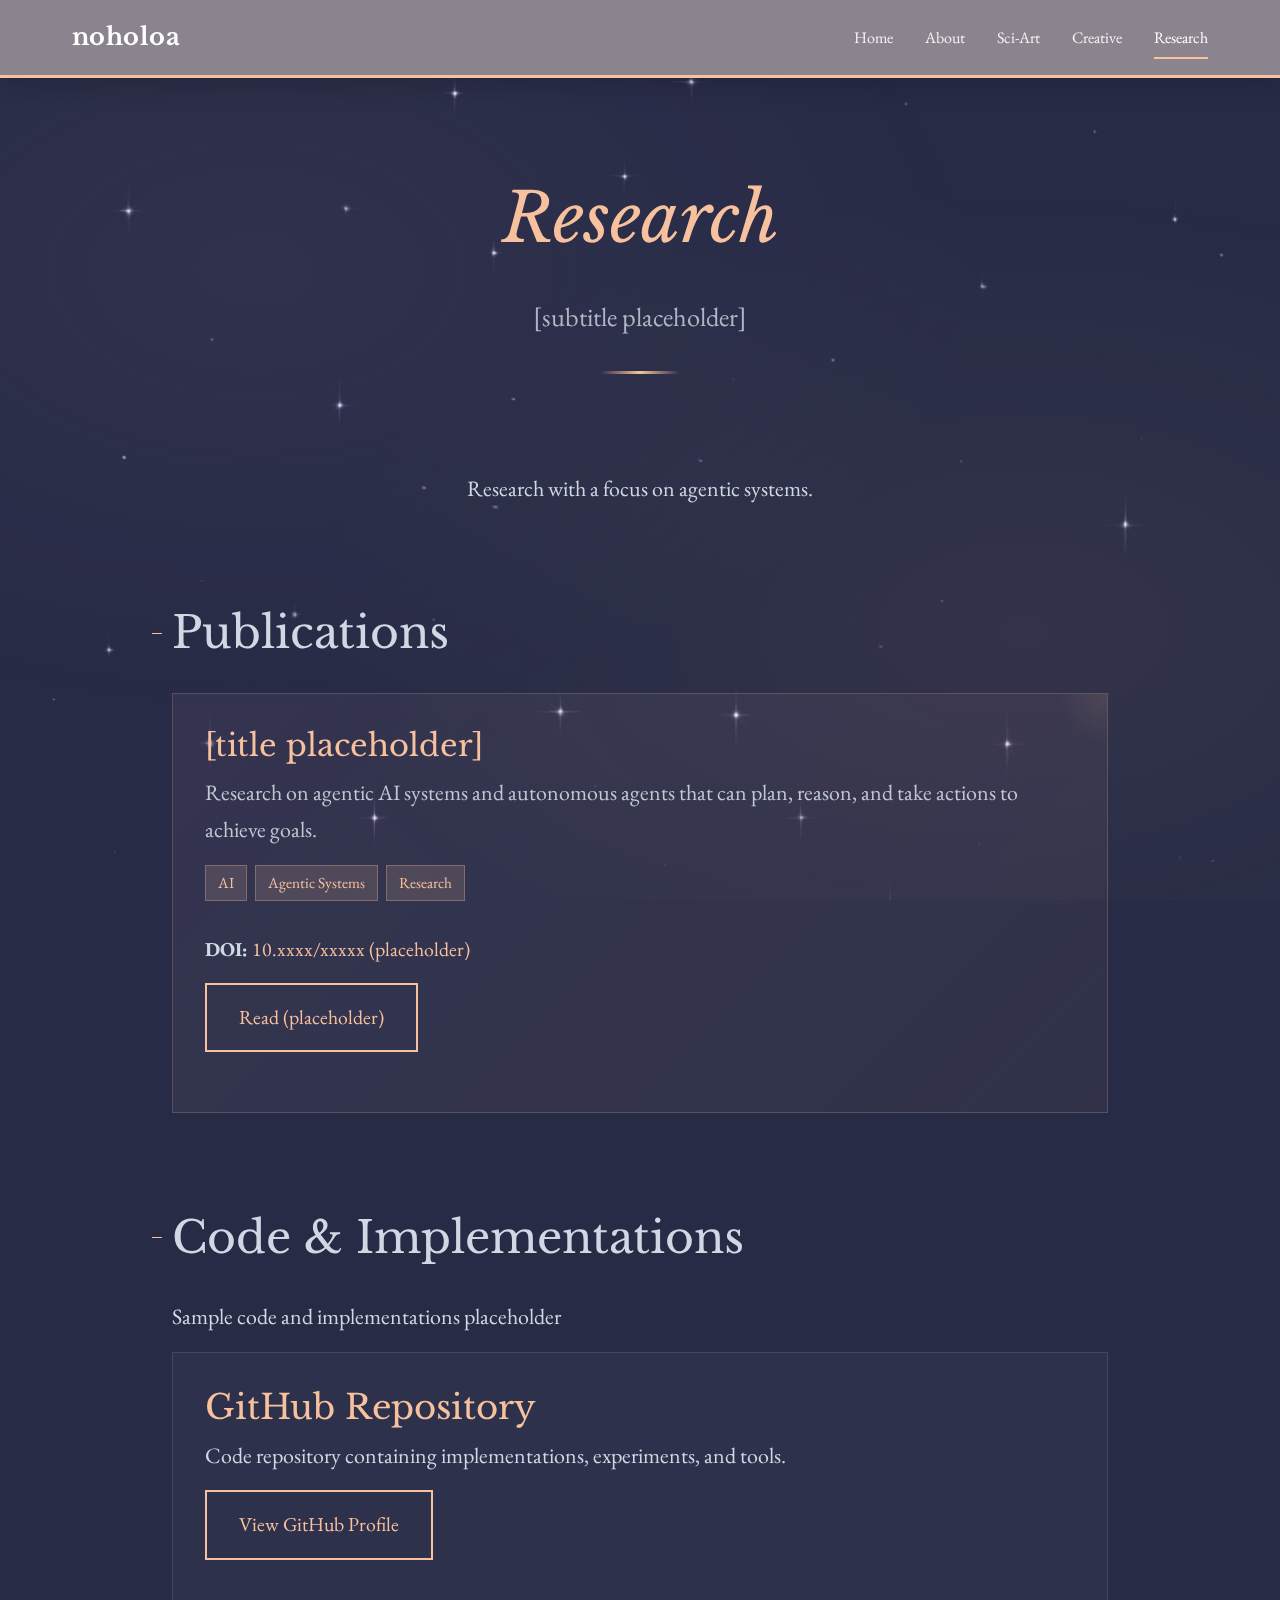
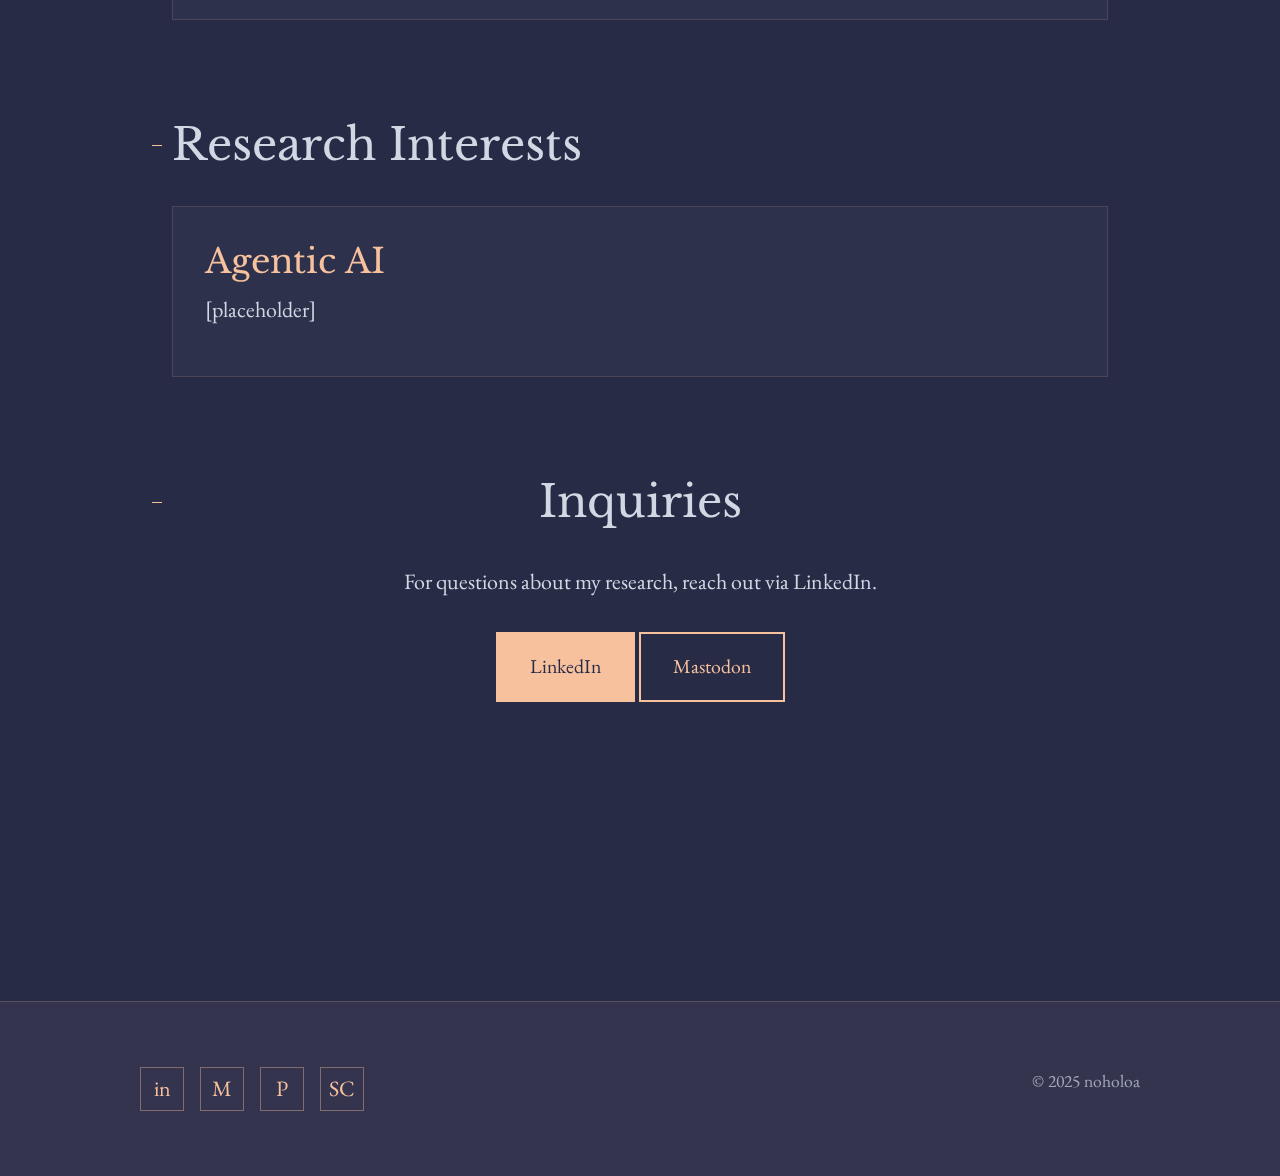
<file: research.html>
<!DOCTYPE html>
<html lang="en">
<head>
  <meta charset="UTF-8">
  <meta name="viewport" content="width=device-width, initial-scale=1.0">
  <meta name="description" content="Academic research.">
  <title>Research | noholoa</title>
  <link rel="stylesheet" href="css/styles.css">
</head>
<body>
  <!-- Header  Note: This page is not linked in navigation yet -->
  <header class="site-header">
    <div class="header-container">
      <a href="index.html" class="site-logo">noholoa</a>
      <button class="nav-toggle" aria-label="Toggle navigation">
        <span></span>
        <span></span>
        <span></span>
      </button>
      <nav class="main-nav" role="navigation">
        <a href="index.html" class="nav-link">Home</a>
        <a href="about.html" class="nav-link">About</a>
        <a href="sci-art.html" class="nav-link">Sci-Art</a>
        <a href="creative.html" class="nav-link">Creative</a>
        <a href="research.html" class="nav-link active">Research</a>
      </nav>
    </div>
  </header>

  <!-- Main Content -->
  <main class="main-content">
    <header class="page-header">
      <h1 class="page-title">Research</h1>
      <p class="page-subtitle">[subtitle placeholder]</p>
    </header>

    <!-- Introduction -->
    <section class="content-section">
      <p style="text-align: center; max-width: 700px; margin: 0 auto;">Research with a focus on agentic systems.</p>
    </section>

    <!-- Publications -->
    <section class="content-section">
      <h2 class="section-title">Publications</h2>
      
      <div class="project-card animate-in">
        <h3 class="project-title">[title placeholder]</h3>
        <p class="project-description">Research on agentic AI systems and autonomous agents that can plan, reason, and take actions to achieve goals.</p>
        <div class="project-tags">
          <span class="tag">AI</span>
          <span class="tag">Agentic Systems</span>
          <span class="tag">Research</span>
        </div>
        <p style="margin-top: var(--space-md); font-family: var(--font-body); font-size: calc(var(--size-body-base) * 0.9);">
          <!-- Update with actual DOI when available -->
          <strong>DOI:</strong> <a href="#" target="_blank" rel="noopener">10.xxxx/xxxxx (placeholder)</a>
        </p>
        <p style="margin-top: var(--space-sm);">
          <a href="#" class="btn btn-outline">Read  (placeholder)</a>
        </p>
      </div>
    </section>

    <!-- Code & Implementations -->
    <section class="content-section">
      <h2 class="section-title">Code & Implementations</h2>
      <p>Sample code and implementations placeholder</p>
      
      <div class="card animate-in">
        <h3 class="card-title">GitHub Repository</h3>
        <p>Code repository containing implementations, experiments, and tools.</p>
        <p style="margin-top: var(--space-sm);">
          <a href="https://github.com/alex987654" class="btn btn-outline" target="_blank" rel="noopener">View GitHub Profile</a>
        </p>
      </div>
    </section>

    <!-- Research Interests -->
    <section class="content-section">
      <h2 class="section-title">Research Interests</h2>
      
      <div class="card animate-in">
        <h3 class="card-title">Agentic AI</h3>
        <p>[placeholder]</p>
      </div>

    </section>

    <!-- Contact for Research -->
    <section class="content-section" style="text-align: center;">
      <h2 class="section-title" style="display: block; text-align: center;">Inquiries</h2>
      <p style="max-width: 600px; margin: 0 auto var(--space-md);">For questions about my research, reach out via LinkedIn.</p>
      <a href="https://www.linkedin.com/in/alexwindell" class="btn btn-primary" target="_blank" rel="noopener">LinkedIn</a>
      <a href="https://mastodon.social/@noholoa" class="btn btn-outline" target="_blank" rel="me">Mastodon</a>
    </section>
  </main>

  <!-- Footer -->
  <footer class="site-footer">
    <div class="footer-content">
      <div class="social-links">
        <a href="https://www.linkedin.com/in/alexwindell" class="social-link" aria-label="LinkedIn" target="_blank" rel="noopener">in</a>
        <a href="https://mastodon.social/@noholoa" class="social-link" aria-label="Mastodon" target="_blank" rel="me">M</a>
        <a href="https://www.pinterest.com/noholoa/" class="social-link" aria-label="Pinterest" target="_blank" rel="noopener">P</a>
        <a href="https://soundcloud.com/noholoa" class="social-link" aria-label="SoundCloud" target="_blank" rel="noopener">SC</a>
      </div>
      <p class="copyright">&copy; 2025 noholoa</p>
    </div>
  </footer>

  <script>
    const navToggle = document.querySelector('.nav-toggle');
    const mainNav = document.querySelector('.main-nav');
    navToggle.addEventListener('click', () => {
      mainNav.classList.toggle('active');
    });
  </script>
</body>
</html>
</file>
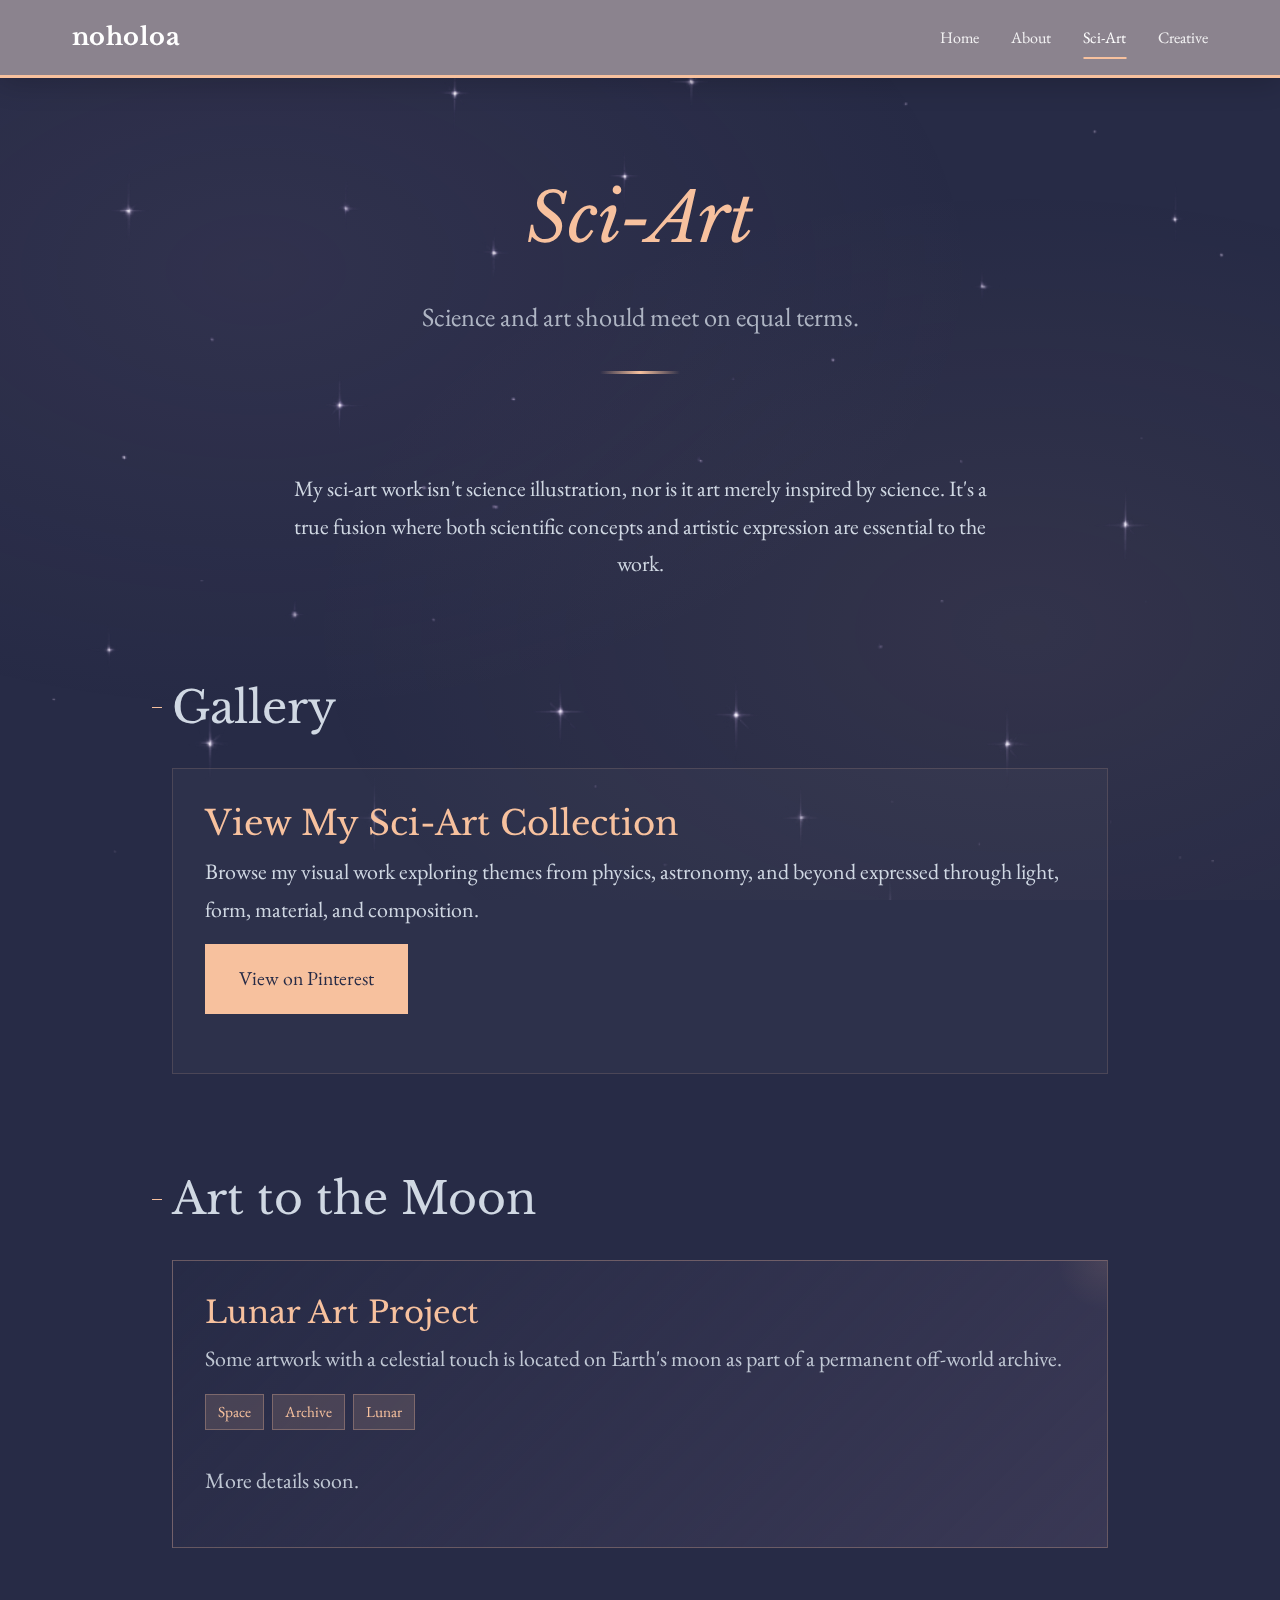
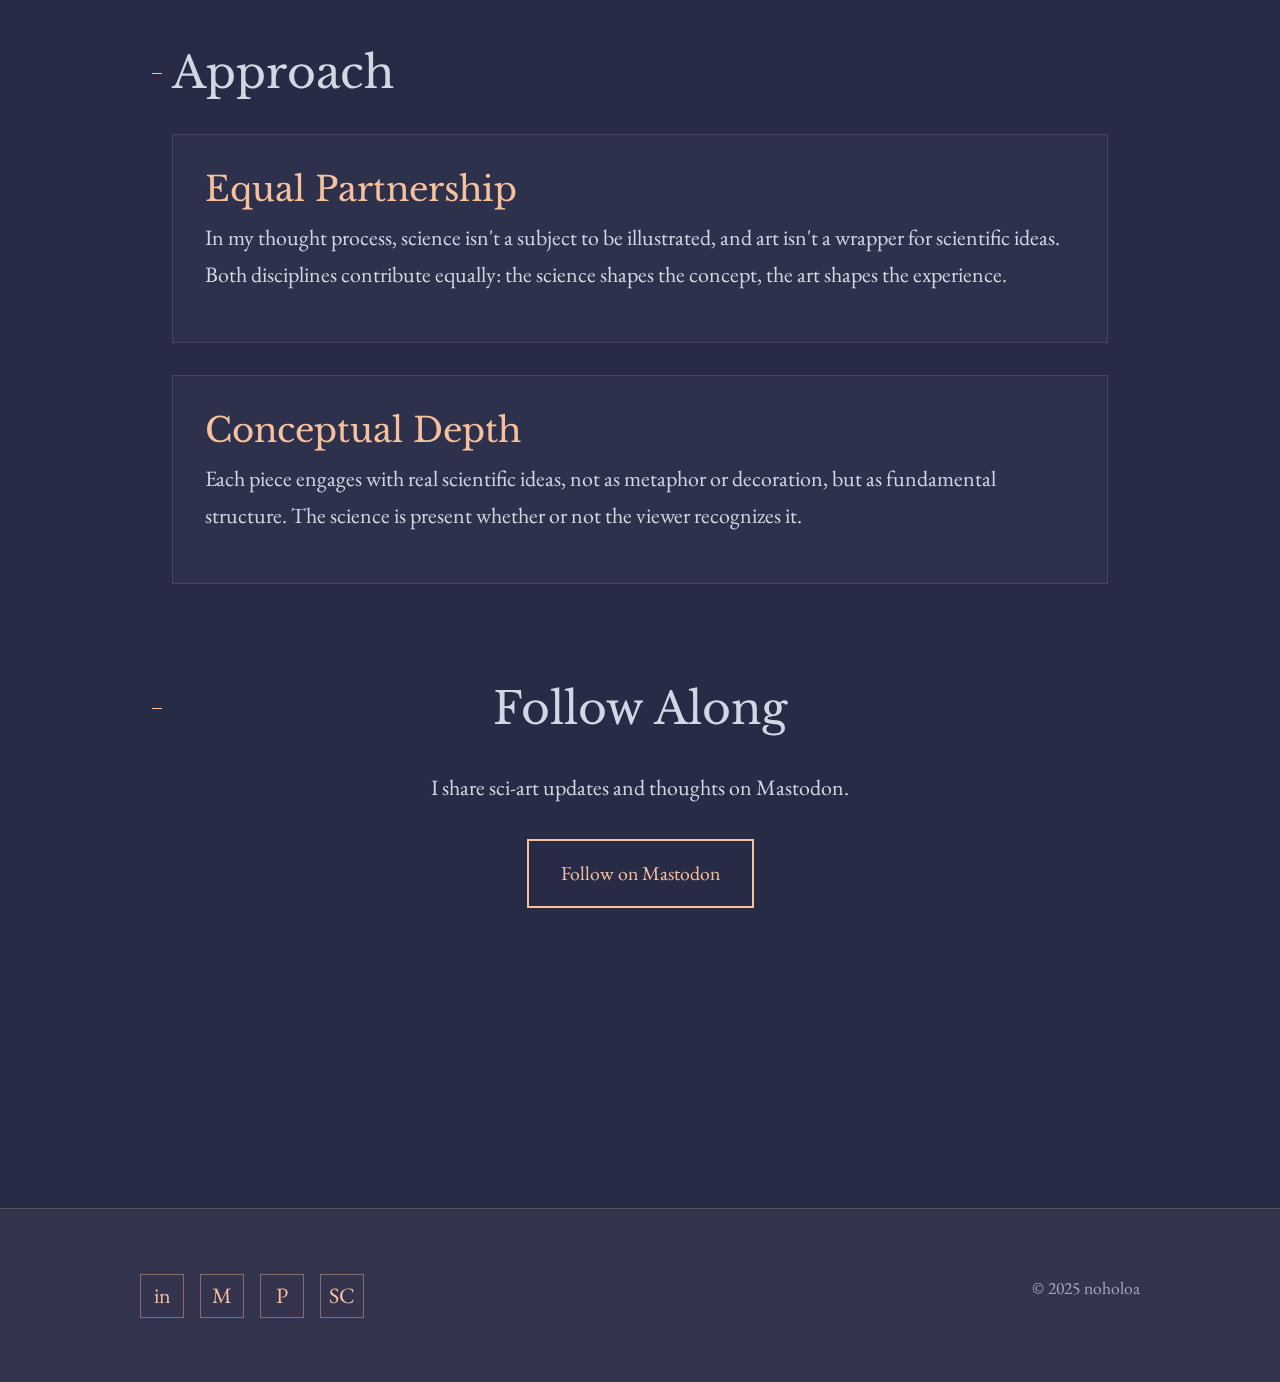
<file: sci-art.html>
<!DOCTYPE html>
<html lang="en">
<head>
  <meta charset="UTF-8">
  <meta name="viewport" content="width=device-width, initial-scale=1.0">
  <meta name="description" content="Sci-Art by noholoa: visual work at the intersection of science and art.">
  <title>Sci-Art | noholoa</title>
  <link rel="stylesheet" href="css/styles.css">
</head>
<body>
  <!-- Header -->
  <header class="site-header">
    <div class="header-container">
      <a href="index.html" class="site-logo">noholoa</a>
      <button class="nav-toggle" aria-label="Toggle navigation">
        <span></span>
        <span></span>
        <span></span>
      </button>
      <nav class="main-nav" role="navigation">
        <a href="index.html" class="nav-link">Home</a>
        <a href="about.html" class="nav-link">About</a>
        <a href="sci-art.html" class="nav-link active">Sci-Art</a>
        <a href="creative.html" class="nav-link">Creative</a>
      </nav>
    </div>
  </header>

  <!-- Main Content -->
  <main class="main-content">
    <header class="page-header">
      <h1 class="page-title">Sci-Art</h1>
      <p class="page-subtitle">Science and art should meet on equal terms.</p>
    </header>

    <!-- Introduction -->
    <section class="content-section">
      <p style="text-align: center; max-width: 700px; margin: 0 auto;">My sci-art work isn't science illustration, nor is it art merely inspired by science. It's a true fusion where both scientific concepts and artistic expression are essential to the work.</p>
    </section>

    <!-- Main Gallery Link -->
    <section class="content-section">
      <h2 class="section-title">Gallery</h2>
      <div class="card animate-in">
        <h3 class="card-title">View My Sci-Art Collection</h3>
        <p>Browse my visual work exploring themes from physics, astronomy, and beyond expressed through light, form, material, and composition.</p>
        <p style="margin-top: var(--space-sm);">
          <a href="https://www.pinterest.com/noholoa/" class="btn btn-primary" target="_blank" rel="noopener">View on Pinterest</a>
        </p>
      </div>
    </section>

    <!-- Moon Art Section -->
    <section class="content-section">
      <h2 class="section-title">Art to the Moon</h2>
      <div class="project-card animate-in" style="background: linear-gradient(135deg, rgba(39, 43, 70, 0.9) 0%, rgba(166, 134, 170, 0.15) 100%); border: 1px solid rgba(247, 193, 158, 0.3);">
        <h3 class="project-title">Lunar Art Project</h3>
        <p class="project-description">Some artwork with a celestial touch is located on Earth's moon as part of a permanent off-world archive.</p>
        <div class="project-tags">
          <span class="tag">Space</span>
          <span class="tag">Archive</span>
          <span class="tag">Lunar</span>
        </div>
        <p style="margin-top: var(--space-md); opacity: 0.9;">More details soon.</p>
      </div>
    </section>

    <!-- Philosophy -->
    <section class="content-section">
      <h2 class="section-title">Approach</h2>
      
      <div class="card animate-in">
        <h3 class="card-title">Equal Partnership</h3>
        <p>In my thought process, science isn't a subject to be illustrated, and art isn't a wrapper for scientific ideas. Both disciplines contribute equally: the science shapes the concept, the art shapes the experience.</p>
      </div>

      <div class="card animate-in">
        <h3 class="card-title">Conceptual Depth</h3>
        <p>Each piece engages with real scientific ideas, not as metaphor or decoration, but as fundamental structure. The science is present whether or not the viewer recognizes it.</p>
      </div>

    </section>

    <!-- Follow -->
    <section class="content-section" style="text-align: center;">
      <h2 class="section-title" style="display: block; text-align: center;">Follow Along</h2>
      <p style="max-width: 600px; margin: 0 auto var(--space-md);">I share sci-art updates and thoughts on Mastodon.</p>
      <a href="https://mastodon.social/@noholoa" class="btn btn-outline" target="_blank" rel="me">Follow on Mastodon</a>
    </section>
  </main>

  <!-- Footer -->
  <footer class="site-footer">
    <div class="footer-content">
      <div class="social-links">
        <a href="https://www.linkedin.com/in/alexwindell" class="social-link" aria-label="LinkedIn" target="_blank" rel="noopener">in</a>
        <a href="https://mastodon.social/@noholoa" class="social-link" aria-label="Mastodon" target="_blank" rel="me">M</a>
        <a href="https://www.pinterest.com/noholoa/" class="social-link" aria-label="Pinterest" target="_blank" rel="noopener">P</a>
        <a href="https://soundcloud.com/noholoa" class="social-link" aria-label="SoundCloud" target="_blank" rel="noopener">SC</a>
      </div>
      <p class="copyright">&copy; 2025 noholoa</p>
    </div>
  </footer>

  <script>
    const navToggle = document.querySelector('.nav-toggle');
    const mainNav = document.querySelector('.main-nav');
    navToggle.addEventListener('click', () => {
      mainNav.classList.toggle('active');
    });
  </script>
</body>
</html>
</file>
<file: css/styles.css>
/* ============================================
   Personal Profile - Elegant Design System
   ============================================ */

/* Google Fonts Import */
@import url('https://fonts.googleapis.com/css2?family=Libre+Baskerville:ital,wght@0,400;0,700;1,400&family=EB+Garamond:ital,wght@0,400;0,500;0,600;1,400;1,500&display=swap');

/* CSS Custom Properties */
:root {
  /* Colors */
  --color-accent: #f7c19e;
  --color-text: #d0d8e3;
  --color-background: #272b46;
  --color-header-bg: #8b838e;
  --color-header-text: #ffffff;
  --color-header-border: #f7c19e;
  
  /* Typography */
  --font-heading: 'Libre Baskerville', Georgia, serif;
  --font-body: 'EB Garamond', Garamond, serif;
  --size-heading-base: 34px;
  --size-body-base: 22px;
  
  /* Spacing */
  --space-xs: 0.5rem;
  --space-sm: 1rem;
  --space-md: 2rem;
  --space-lg: 4rem;
  --space-xl: 6rem;
  
  /* Transitions */
  --transition-smooth: 0.4s cubic-bezier(0.4, 0, 0.2, 1);
  --transition-bounce: 0.5s cubic-bezier(0.34, 1.56, 0.64, 1);
}

/* Reset & Base */
*, *::before, *::after {
  box-sizing: border-box;
  margin: 0;
  padding: 0;
}

html {
  scroll-behavior: smooth;
}

body {
  font-family: var(--font-body);
  font-size: var(--size-body-base);
  line-height: 1.7;
  color: var(--color-text);
  background-color: var(--color-background);
  min-height: 100vh;
  overflow-x: hidden;
}

/* Background Texture */
body::before {
  content: '';
  position: fixed;
  top: 0;
  left: 0;
  width: 100%;
  height: 100%;
  background-image: 
    url('../images/starry.png'),
    radial-gradient(ellipse at 20% 30%, rgba(166, 134, 170, 0.08) 0%, transparent 50%),
    radial-gradient(ellipse at 80% 70%, rgba(247, 193, 158, 0.06) 0%, transparent 50%);
  background-position: center, center, center;
  background-repeat: no-repeat, no-repeat, no-repeat;
  background-size: cover, cover, cover;  
  pointer-events: none;
  z-index: -1;
}

/* Selection */
::selection {
  background: var(--color-accent);
  color: var(--color-background);
}

/* ============================================
   Header & Navigation
   ============================================ */
.site-header {
  background-color: var(--color-header-bg);
  border-bottom: 3px solid var(--color-header-border);
  position: sticky;
  top: 0;
  z-index: 1000;
  box-shadow: 0 4px 30px rgba(0, 0, 0, 0.2);
}

.header-container {
  max-width: 1200px;
  margin: 0 auto;
  padding: var(--space-sm) var(--space-md);
  display: flex;
  justify-content: space-between;
  align-items: center;
}

.site-logo {
  font-family: var(--font-heading);
  font-size: 1.5rem;
  font-weight: 700;
  color: var(--color-header-text);
  text-decoration: none;
  letter-spacing: 0.02em;
  position: relative;
}

.site-logo::after {
  content: '';
  position: absolute;
  bottom: -4px;
  left: 0;
  width: 0;
  height: 2px;
  background: var(--color-header-border);
  transition: width var(--transition-smooth);
}

.site-logo:hover::after {
  width: 100%;
}

/* Navigation */
.main-nav {
  display: flex;
  gap: var(--space-md);
}

.nav-link {
  font-family: var(--font-body);
  font-size: 1rem;
  color: var(--color-header-text);
  text-decoration: none;
  padding: var(--space-xs) 0;
  position: relative;
  opacity: 0.9;
  transition: opacity var(--transition-smooth);
}

.nav-link::before {
  content: '';
  position: absolute;
  bottom: 0;
  left: 50%;
  width: 0;
  height: 2px;
  background: var(--color-header-border);
  transition: all var(--transition-smooth);
  transform: translateX(-50%);
}

.nav-link:hover {
  opacity: 1;
}

.nav-link:hover::before,
.nav-link.active::before {
  width: 100%;
}

.nav-link.active {
  opacity: 1;
}

/* Mobile Navigation */
.nav-toggle {
  display: none;
  background: none;
  border: none;
  cursor: pointer;
  padding: var(--space-xs);
}

.nav-toggle span {
  display: block;
  width: 28px;
  height: 2px;
  background: var(--color-header-text);
  margin: 6px 0;
  transition: var(--transition-smooth);
}

/* ============================================
   Typography
   ============================================ */
h1, h2, h3, h4, h5, h6 {
  font-family: var(--font-heading);
  font-weight: 400;
  line-height: 1.3;
  color: var(--color-text);
}

h1 {
  font-size: calc(var(--size-heading-base) * 1.8);
  margin-bottom: var(--space-md);
}

h2 {
  font-size: calc(var(--size-heading-base) * 1.3);
  margin-bottom: var(--space-sm);
}

h3 {
  font-size: var(--size-heading-base);
  margin-bottom: var(--space-sm);
}

p {
  margin-bottom: var(--space-sm);
}

a {
  color: var(--color-accent);
  text-decoration: none;
  transition: color var(--transition-smooth);
}

a:hover {
  color: var(--color-header-text);
}

/* ============================================
   Main Content
   ============================================ */
.main-content {
  max-width: 1000px;
  margin: 0 auto;
  padding: var(--space-xl) var(--space-md);
}

/* Page Header */
.page-header {
  text-align: center;
  margin-bottom: var(--space-xl);
  position: relative;
}

.page-header::after {
  content: '';
  display: block;
  width: 80px;
  height: 3px;
  background: linear-gradient(90deg, transparent, var(--color-accent), transparent);
  margin: var(--space-md) auto 0;
}

.page-title {
  font-size: calc(var(--size-heading-base) * 2);
  font-style: italic;
  color: var(--color-accent);
  animation: fadeInUp 0.8s ease-out;
}

.page-subtitle {
  font-size: calc(var(--size-body-base) * 1.2);
  opacity: 0.8;
  margin-top: var(--space-sm);
  animation: fadeInUp 0.8s ease-out 0.2s both;
}

/* ============================================
   Hero Section (Home Page)
   ============================================ */
.hero {
  min-height: 70vh;
  display: flex;
  flex-direction: column;
  justify-content: center;
  align-items: center;
  text-align: center;
  position: relative;
  padding: var(--space-xl) var(--space-md);
}

.hero-content {
  max-width: 800px;
}

.hero-greeting {
  font-family: var(--font-body);
  font-size: var(--size-body-base);
  color: var(--color-accent);
  letter-spacing: 0.3em;
  text-transform: uppercase;
  margin-bottom: var(--space-sm);
  animation: fadeInUp 0.8s ease-out;
}

.hero-name {
  font-size: calc(var(--size-heading-base) * 2.5);
  font-style: italic;
  margin-bottom: var(--space-sm);
  animation: fadeInUp 0.8s ease-out 0.2s both;
}

.hero-name .accent {
  color: var(--color-accent);
}

.hero-tagline {
  font-size: calc(var(--size-body-base) * 1.3);
  opacity: 0.85;
  margin-bottom: var(--space-lg);
  animation: fadeInUp 0.8s ease-out 0.4s both;
}

.hero-cta {
  display: inline-flex;
  gap: var(--space-sm);
  animation: fadeInUp 0.8s ease-out 0.6s both;
}

/* Decorative Elements */
.decorative-line {
  position: absolute;
  width: 1px;
  height: 100px;
  background: linear-gradient(to bottom, transparent, var(--color-accent), transparent);
}

.decorative-line.left {
  left: 15%;
  top: 20%;
  animation: float 6s ease-in-out infinite;
}

.decorative-line.right {
  right: 15%;
  bottom: 20%;
  animation: float 6s ease-in-out infinite reverse;
}

/* ============================================
   Buttons
   ============================================ */
.btn {
  display: inline-block;
  font-family: var(--font-body);
  font-size: calc(var(--size-body-base) * 0.9);
  padding: var(--space-sm) var(--space-md);
  border: 2px solid var(--color-accent);
  border-radius: 0;
  text-decoration: none;
  transition: all var(--transition-smooth);
  cursor: pointer;
  position: relative;
  overflow: hidden;
}

.btn::before {
  content: '';
  position: absolute;
  top: 0;
  left: -100%;
  width: 100%;
  height: 100%;
  background: var(--color-accent);
  transition: left var(--transition-smooth);
  z-index: -1;
}

.btn:hover::before {
  left: 0;
}

.btn-primary {
  background: var(--color-accent);
  color: var(--color-background);
}

.btn-primary:hover {
  color: var(--color-background);
}

.btn-outline {
  background: transparent;
  color: var(--color-accent);
}

.btn-outline:hover {
  color: var(--color-background);
}

/* ============================================
   Cards & Content Blocks
   ============================================ */
.content-section {
  margin-bottom: var(--space-xl);
}

.section-title {
  position: relative;
  display: inline-block;
  margin-bottom: var(--space-md);
}

.section-title::before {
  content: '';
  position: absolute;
  left: -20px;
  top: 50%;
  width: 10px;
  height: 1px;
  background: var(--color-accent);
}

.card {
  background: rgba(255, 255, 255, 0.03);
  border: 1px solid rgba(247, 193, 158, 0.15);
  padding: var(--space-md);
  margin-bottom: var(--space-md);
  transition: all var(--transition-smooth);
  position: relative;
}

.card::before {
  content: '';
  position: absolute;
  top: 0;
  left: 0;
  width: 3px;
  height: 0;
  background: var(--color-accent);
  transition: height var(--transition-smooth);
}

.card:hover {
  background: rgba(255, 255, 255, 0.05);
  transform: translateX(5px);
}

.card:hover::before {
  height: 100%;
}

.card-title {
  color: var(--color-accent);
  margin-bottom: var(--space-xs);
}

.card-meta {
  font-size: calc(var(--size-body-base) * 0.85);
  opacity: 0.7;
  margin-bottom: var(--space-sm);
}

/* ============================================
   Skills Grid
   ============================================ */
.skills-grid {
  display: grid;
  grid-template-columns: repeat(auto-fit, minmax(280px, 1fr));
  gap: var(--space-md);
}

.skill-category {
  background: rgba(166, 134, 170, 0.08);
  padding: var(--space-md);
  border-left: 3px solid var(--color-accent);
}

.skill-category h3 {
  color: var(--color-accent);
  font-size: calc(var(--size-heading-base) * 0.8);
  margin-bottom: var(--space-sm);
}

.skill-list {
  list-style: none;
}

.skill-list li {
  padding: var(--space-xs) 0;
  border-bottom: 1px solid rgba(208, 216, 227, 0.1);
  display: flex;
  align-items: center;
  gap: var(--space-xs);
}

.skill-list li::before {
  content: 'Ã¢ÂÂ';
  font-size: 0.5em;
  color: var(--color-accent);
}

/* ============================================
   Project Cards
   ============================================ */
.projects-grid {
  display: grid;
  grid-template-columns: repeat(auto-fit, minmax(300px, 1fr));
  gap: var(--space-md);
}

.project-card {
  background: linear-gradient(135deg, rgba(166, 134, 170, 0.1) 0%, rgba(247, 193, 158, 0.05) 100%);
  border: 1px solid rgba(247, 193, 158, 0.2);
  padding: var(--space-md);
  transition: all var(--transition-smooth);
  position: relative;
  overflow: hidden;
}

.project-card::after {
  content: '';
  position: absolute;
  top: 0;
  right: 0;
  width: 100px;
  height: 100px;
  background: radial-gradient(circle, rgba(247, 193, 158, 0.1) 0%, transparent 70%);
  transform: translate(50%, -50%);
  transition: transform var(--transition-smooth);
}

.project-card:hover {
  transform: translateY(-5px);
  box-shadow: 0 20px 40px rgba(0, 0, 0, 0.3);
}

.project-card:hover::after {
  transform: translate(30%, -30%);
}

.project-title {
  font-family: var(--font-heading);
  font-size: calc(var(--size-heading-base) * 0.9);
  color: var(--color-accent);
  margin-bottom: var(--space-xs);
}

.project-description {
  margin-bottom: var(--space-sm);
  opacity: 0.9;
}

.project-tags {
  display: flex;
  flex-wrap: wrap;
  gap: var(--space-xs);
}

.tag {
  font-size: calc(var(--size-body-base) * 0.7);
  padding: 4px 12px;
  background: rgba(247, 193, 158, 0.15);
  color: var(--color-accent);
  border: 1px solid rgba(247, 193, 158, 0.3);
}

/* ============================================
   Timeline (Experience)
   ============================================ */
.timeline {
  position: relative;
  padding-left: var(--space-lg);
}

.timeline::before {
  content: '';
  position: absolute;
  left: 0;
  top: 0;
  width: 1px;
  height: 100%;
  background: linear-gradient(to bottom, var(--color-accent), transparent);
}

.timeline-item {
  position: relative;
  padding-bottom: var(--space-lg);
}

.timeline-item::before {
  content: '';
  position: absolute;
  left: calc(-1 * var(--space-lg) - 5px);
  top: 8px;
  width: 11px;
  height: 11px;
  border: 2px solid var(--color-accent);
  background: var(--color-background);
  border-radius: 50%;
  transition: background var(--transition-smooth);
}

.timeline-item:hover::before {
  background: var(--color-accent);
}

.timeline-date {
  font-family: var(--font-body);
  font-size: calc(var(--size-body-base) * 0.85);
  color: var(--color-accent);
  margin-bottom: var(--space-xs);
  letter-spacing: 0.05em;
}

.timeline-title {
  font-family: var(--font-heading);
  font-size: calc(var(--size-heading-base) * 0.9);
  margin-bottom: var(--space-xs);
}

.timeline-company {
  font-style: italic;
  opacity: 0.8;
  margin-bottom: var(--space-sm);
}

/* ============================================
   Contact Form
   ============================================ */
.contact-container {
  display: grid;
  grid-template-columns: 1fr 1fr;
  gap: var(--space-lg);
}

.contact-info {
  padding: var(--space-md);
}

.contact-item {
  display: flex;
  align-items: flex-start;
  gap: var(--space-sm);
  margin-bottom: var(--space-md);
}

.contact-icon {
  width: 40px;
  height: 40px;
  display: flex;
  align-items: center;
  justify-content: center;
  border: 1px solid var(--color-accent);
  color: var(--color-accent);
  flex-shrink: 0;
}

.contact-form {
  padding: var(--space-md);
  background: rgba(255, 255, 255, 0.02);
  border: 1px solid rgba(247, 193, 158, 0.15);
}

.form-group {
  margin-bottom: var(--space-md);
}

.form-label {
  display: block;
  font-family: var(--font-heading);
  font-size: calc(var(--size-body-base) * 0.9);
  margin-bottom: var(--space-xs);
  color: var(--color-accent);
}

.form-input,
.form-textarea {
  width: 100%;
  padding: var(--space-sm);
  font-family: var(--font-body);
  font-size: var(--size-body-base);
  color: var(--color-text);
  background: rgba(39, 43, 70, 0.8);
  border: 1px solid rgba(247, 193, 158, 0.3);
  transition: all var(--transition-smooth);
}

.form-input:focus,
.form-textarea:focus {
  outline: none;
  border-color: var(--color-accent);
  box-shadow: 0 0 0 3px rgba(247, 193, 158, 0.1);
}

.form-textarea {
  min-height: 150px;
  resize: vertical;
}

/* ============================================
   Footer
   ============================================ */
.site-footer {
  background: rgba(166, 134, 170, 0.1);
  border-top: 1px solid rgba(247, 193, 158, 0.2);
  padding: var(--space-lg) var(--space-md);
  margin-top: var(--space-xl);
}

.footer-content {
  max-width: 1000px;
  margin: 0 auto;
  display: flex;
  justify-content: space-between;
  align-items: center;
  flex-wrap: wrap;
  gap: var(--space-md);
}

.social-links {
  display: flex;
  gap: var(--space-sm);
}

.social-link {
  width: 44px;
  height: 44px;
  display: flex;
  align-items: center;
  justify-content: center;
  border: 1px solid rgba(247, 193, 158, 0.4);
  color: var(--color-accent);
  transition: all var(--transition-smooth);
}

.social-link:hover {
  background: var(--color-accent);
  color: var(--color-background);
  transform: translateY(-3px);
}

.copyright {
  font-size: calc(var(--size-body-base) * 0.8);
  opacity: 0.7;
}

/* ============================================
   Animations
   ============================================ */
@keyframes fadeInUp {
  from {
    opacity: 0;
    transform: translateY(30px);
  }
  to {
    opacity: 1;
    transform: translateY(0);
  }
}

@keyframes float {
  0%, 100% {
    transform: translateY(0);
  }
  50% {
    transform: translateY(-20px);
  }
}

/* Staggered animations for content */
.animate-in {
  animation: fadeInUp 0.6s ease-out both;
}

.animate-in:nth-child(1) { animation-delay: 0.1s; }
.animate-in:nth-child(2) { animation-delay: 0.2s; }
.animate-in:nth-child(3) { animation-delay: 0.3s; }
.animate-in:nth-child(4) { animation-delay: 0.4s; }
.animate-in:nth-child(5) { animation-delay: 0.5s; }

/* ============================================
   Responsive Design
   ============================================ */
@media (max-width: 768px) {
  :root {
    --size-heading-base: 28px;
    --size-body-base: 18px;
  }

  .header-container {
    flex-wrap: wrap;
  }

  .nav-toggle {
    display: block;
  }

  .main-nav {
    display: none;
    width: 100%;
    flex-direction: column;
    gap: 0;
    padding-top: var(--space-sm);
  }

  .main-nav.active {
    display: flex;
  }

  .nav-link {
    padding: var(--space-sm) 0;
    border-bottom: 1px solid rgba(255, 255, 255, 0.1);
  }

  .hero-name {
    font-size: calc(var(--size-heading-base) * 1.8);
  }

  .contact-container {
    grid-template-columns: 1fr;
  }

  .footer-content {
    flex-direction: column;
    text-align: center;
  }

  .decorative-line {
    display: none;
  }
}

@media (max-width: 480px) {
  .hero-cta {
    flex-direction: column;
    width: 100%;
  }

  .btn {
    width: 100%;
    text-align: center;
  }

  .projects-grid,
  .skills-grid {
    grid-template-columns: 1fr;
  }
}
</file>
